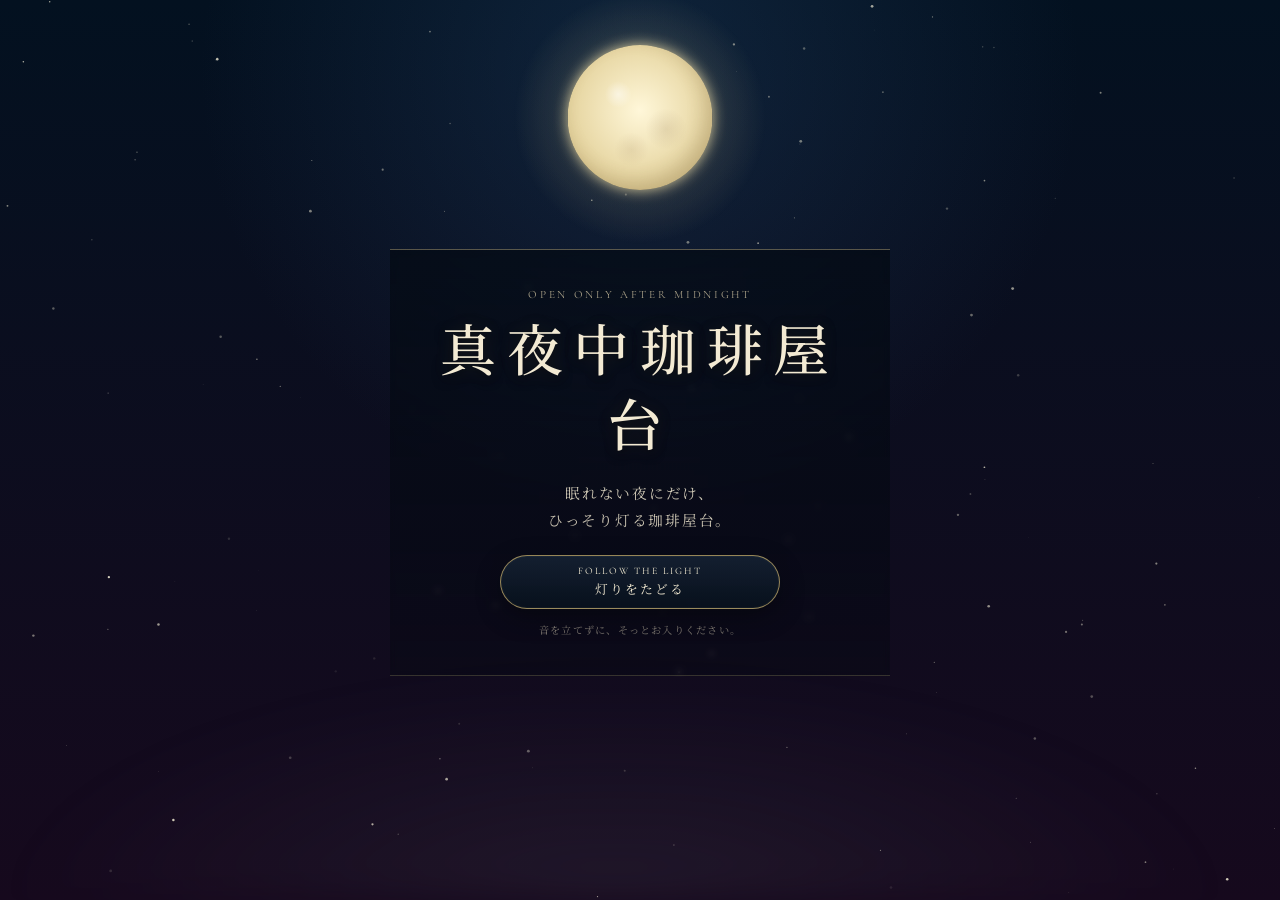
<file: index.html>
<!DOCTYPE html>
<html lang="ja">
<head>
  <meta charset="UTF-8">
  <meta name="viewport" content="width=device-width, initial-scale=1, viewport-fit=cover">
  <meta name="theme-color" content="#06101d">

  <title>真夜中珈琲屋台</title>
  <meta
    name="description"
    content="眠れない夜にだけ現れる、真夜中の珈琲屋台。"
  >

  <link rel="preconnect" href="https://fonts.googleapis.com">
  <link rel="preconnect" href="https://fonts.gstatic.com" crossorigin>
  <link
    href="https://fonts.googleapis.com/css2?family=Cormorant+Garamond:wght@400;500;600&family=Noto+Serif+JP:wght@400;500;600&display=swap"
    rel="stylesheet"
  >

  <link rel="stylesheet" href="./css/opening.css">
</head>

<body>
  <canvas
    id="nightSky"
    class="night-sky"
    aria-hidden="true"
  ></canvas>

  <main class="opening-page">
    <section class="opening-scene" aria-labelledby="openingTitle">

      <div class="moon-wrap">
        <button
          id="moonButton"
          class="moon-button"
          type="button"
          aria-label="月明かりをたどって屋台へ入る"
        >
          <span class="moon" aria-hidden="true"></span>
          <span class="moon-glow" aria-hidden="true"></span>
        </button>
      </div>

      <div class="opening-copy">
        <p class="opening-kicker">OPEN ONLY AFTER MIDNIGHT</p>

        <h1 id="openingTitle">真夜中珈琲屋台</h1>

        <p class="opening-lead">
          眠れない夜にだけ、<br>
          ひっそり灯る珈琲屋台。
        </p>

        <button
          id="enterButton"
          class="enter-button"
          type="button"
        >
          <span class="button-en">FOLLOW THE LIGHT</span>
          <span class="button-ja">灯りをたどる</span>
        </button>

        <p class="opening-note">
          音を立てずに、そっとお入りください。
        </p>
      </div>

      <div class="ground-haze" aria-hidden="true"></div>
    </section>

    <div
      id="openingTransition"
      class="opening-transition"
      aria-hidden="true"
    >
      <p>今夜も、ひとり分だけ席が空いている。</p>
    </div>
  </main>

  <script src="./js/nightSkyEngine.js" defer></script>
  <script src="./js/opening.js" defer></script>
</body>
</html>
</file>
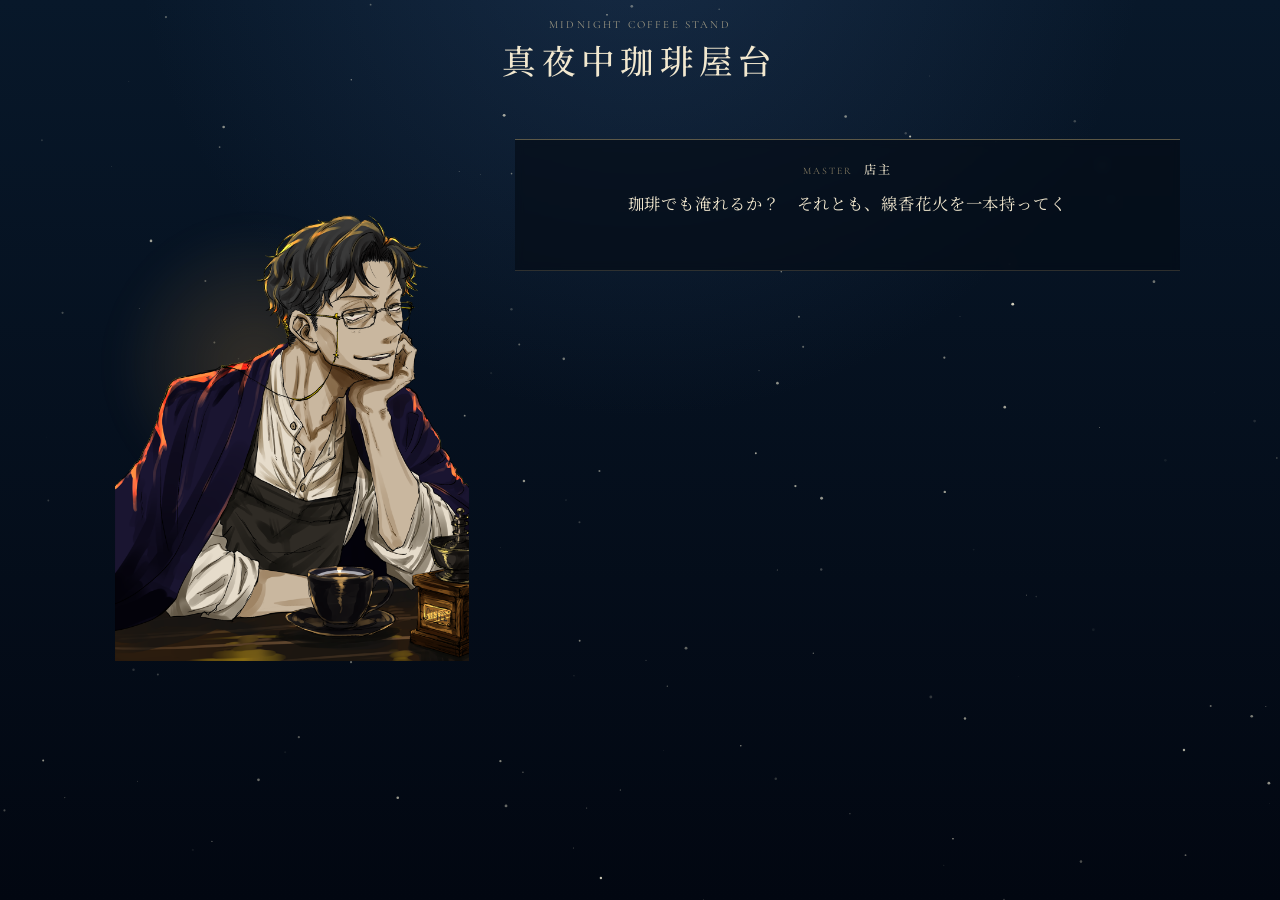
<file: menu/index.html>
<!DOCTYPE html>
<html lang="ja">
<head>
  <meta charset="UTF-8">
  <meta name="viewport" content="width=device-width, initial-scale=1, viewport-fit=cover">
  <meta name="theme-color" content="#06101d">
  <title>今夜のメニュー｜真夜中珈琲屋台</title>
  <link rel="preconnect" href="https://fonts.googleapis.com">
  <link rel="preconnect" href="https://fonts.gstatic.com" crossorigin>
  <link href="https://fonts.googleapis.com/css2?family=Cormorant+Garamond:wght@400;500;600&family=Noto+Serif+JP:wght@400;500;600&display=swap" rel="stylesheet">
  <link rel="stylesheet" href="../css/menu.css">
</head>
<body>
  <canvas id="nightSky" class="night-sky" aria-hidden="true"></canvas>

  <main class="menu-page">
    <header class="menu-header">
      <p>MIDNIGHT COFFEE STAND</p>
      <h1>真夜中珈琲屋台</h1>
    </header>

    <section class="menu-scene">
      <div class="master-stage" aria-hidden="true">
        <div class="lantern-light"></div>
        <img class="master-image" src="../assets/images/master.png" alt="">
        <div class="counter"></div>
      </div>

      <section class="dialogue-area" aria-label="店主との会話">
        <div class="speaker-label"><span>MASTER</span><strong>店主</strong></div>
        <p id="masterDialogue" class="master-dialogue"></p>
      </section>

      <section id="serviceMenu" class="service-menu" aria-labelledby="menuTitle" hidden>
        <header class="service-heading">
          <p>TONIGHT'S MENU</p>
          <h2 id="menuTitle">今夜は、どうする？</h2>
        </header>

        <div class="service-choices">
          <button id="coffeeChoice" class="service-card" type="button">
            <span class="service-paper" aria-hidden="true"></span>
            <span class="service-content">
              <span class="service-icon" aria-hidden="true">☕</span>
              <span class="service-en">TONIGHT'S COFFEE</span>
              <strong>珈琲を淹れてもらう</strong>
              <span class="service-description">今夜の気分から、自分に合う一杯を選ぶ。</span>
            </span>
          </button>

          <button id="sparklerChoice" class="service-card" type="button">
            <span class="service-paper" aria-hidden="true"></span>
            <span class="service-content">
              <span class="service-icon" aria-hidden="true">✦</span>
              <span class="service-en">SUMMER NIGHT</span>
              <strong>線香花火を一本もらう</strong>
              <span class="service-description">店主が選んだ一本を、夜が終わるまで眺める。</span>
            </span>
          </button>
        </div>
      </section>
    </section>

    <div id="menuTransition" class="menu-transition" aria-hidden="true"><p id="transitionText"></p></div>
  </main>

  <script src="../js/nightSkyEngine.js" defer></script>
  <script src="../js/dialogueEngine.js" defer></script>
  <script src="../js/serviceMenu.js" defer></script>
</body>
</html>
</file>
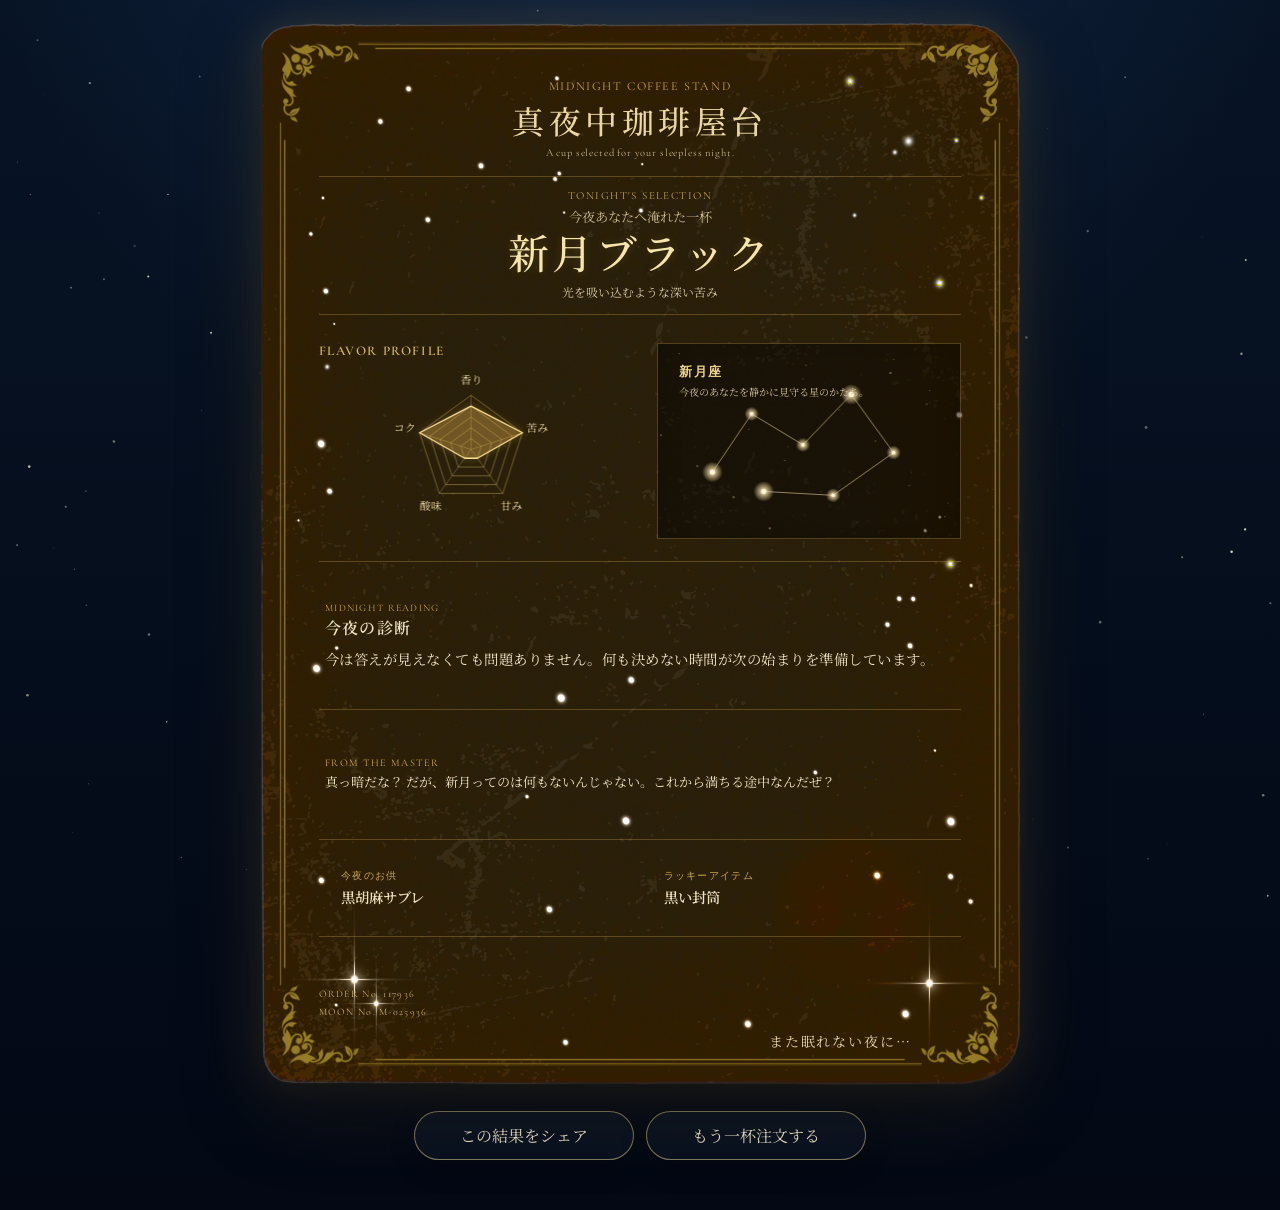
<file: result/index.html>
<!DOCTYPE html>
<html lang="ja">

<head>
  <meta charset="UTF-8">
  <meta name="viewport" content="width=device-width, initial-scale=1, viewport-fit=cover">
  <meta name="theme-color" content="#07101d">

  <title>診断結果｜真夜中珈琲屋台</title>
  <meta name="description" content="真夜中珈琲屋台が、今夜のあなたへ一杯をお届けします。">

  <link rel="preconnect" href="https://fonts.googleapis.com">
  <link rel="preconnect" href="https://fonts.gstatic.com" crossorigin>
  <link
    href="https://fonts.googleapis.com/css2?family=Cormorant+Garamond:wght@400;500;600&family=Noto+Serif+JP:wght@400;500;600&display=swap"
    rel="stylesheet">

  <link rel="stylesheet" href="../css/result.css">
</head>

<body>
  <canvas id="nightSky" class="night-sky" aria-hidden="true"></canvas>

  <main class="result-page">
    <article id="resultCard" class="result-card" aria-labelledby="coffeeName">

      <!-- 画像レイヤー -->
      <div class="card-art" aria-hidden="true">
        <img class="card-layer card-paper" src="../assets/images/card-paper.png" alt="">

        <img class="card-layer coffee-stain" src="../assets/images/coffee-stain.png" alt="">

        <!-- ★ 鵜沢さんの紙片 -->
        <img class="card-layer card-frame" src="../assets/images/frame.png" alt="">
      </div>

      <!-- 文字・Canvasレイヤー -->
      <div class="card-content">

        <header class="card-brand">
          <p class="brand-en">MIDNIGHT COFFEE STAND</p>
          <h1>真夜中珈琲屋台</h1>
          <p class="brand-caption">A cup selected for your sleepless night.</p>
        </header>

        <section class="selection">
          <p class="eyebrow">TONIGHT'S SELECTION</p>
          <p class="selection-label">今夜あなたへ淹れた一杯</p>
          <h2 id="coffeeName">月灯りブレンド</h2>
          <p id="coffeeSubtitle">静かな夜ほど、やわらかく香る一杯。</p>
        </section>

        <section class="visual-grid" aria-label="味わいと星座">
          <div class="flavor-block">
            <h3>FLAVOR PROFILE</h3>
            <canvas id="flavorChart" width="560" height="420" role="img" aria-label="珈琲の味覚チャート"></canvas>
          </div>

          <div class="constellation-block">
            <div class="constellation-copy">
              <h3 id="constellationName">月灯りの星座</h3>
              <p id="constellationText">
                今夜のあなたを静かに見守る星のかたち。
              </p>
            </div>

            <canvas id="starChart" width="560" height="420" role="img" aria-label="診断結果を表す星座"></canvas>
          </div>
        </section>

        <section class="diagnosis-section">
          <p class="section-kicker">MIDNIGHT READING</p>
          <h3>今夜の診断</h3>
          <p id="diagnosis">
            あなたは静かな場所ほど、本来の力を発揮する人です。
            今日は少しだけ、自分を優先しても大丈夫。
          </p>
        </section>

        <section class="master-letter">
          <p class="letter-label">FROM THE MASTER</p>
          <p id="masterComment">
            「君、今日は肩に力が入ってるなぁ？
            一杯飲む間くらい、少し休んでいけばいい。」
          </p>
        </section>

        <section class="gift-grid">
          <div>
            <p class="gift-label">今夜のお供</p>
            <p id="dessert">バウムクーヘン</p>
          </div>

          <div>
            <p class="gift-label">ラッキーアイテム</p>
            <p id="luckyItem">古い万年筆</p>
          </div>
        </section>

        <footer class="card-footer">
          <div class="numbers">
            <p>ORDER No. <span id="orderNumber">000000</span></p>
            <p>MOON No. <span id="moonNumber">M-001000</span></p>
          </div>

          <p class="footer-message">また眠れない夜に…</p>
        </footer>

      </div>
    </article>

    <div class="actions" aria-label="結果ページの操作">

      <div class="action-buttons">

        <button id="shareButton" class="share-button" type="button">
          この結果をシェア
        </button>

        <button id="orderAgainButton" class="order-again-button" type="button">
          もう一杯注文する
        </button>

      </div>

      <p id="shareStatus" class="share-status" role="status" aria-live="polite"></p>

    </div>
  </main>

  <script src="../js/nightSkyEngine.js" defer></script>
  <script src="../js/dataManager.js" defer></script>
  <script src="../js/storageEngine.js" defer></script>
  <script src="../js/cardEngine.js" defer></script>
  <script src="../js/flavorEngine.js" defer></script>
  <script src="../js/constellationEngine.js" defer></script>
  <script src="../js/result.js" defer></script>
</body>

</html>
</file>
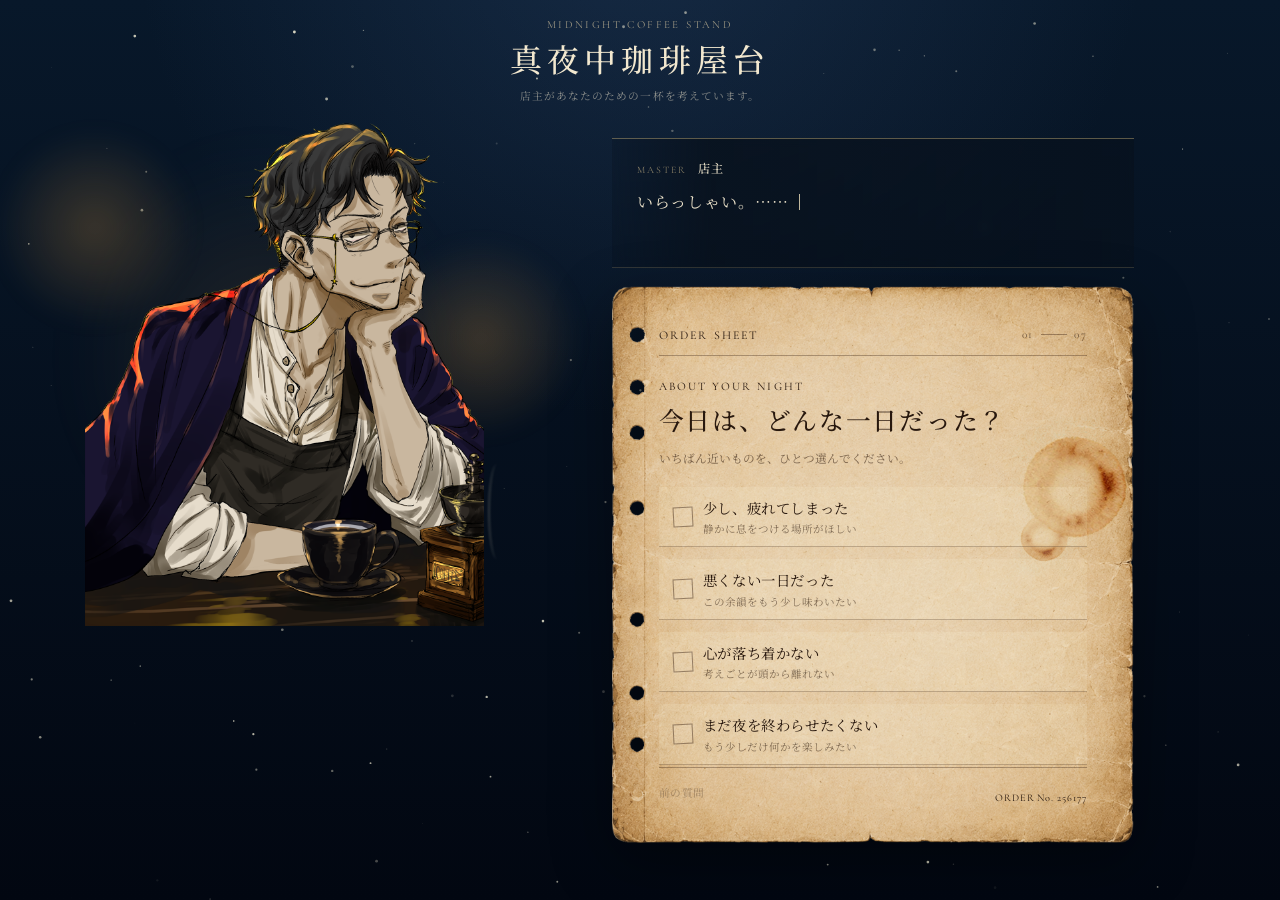
<file: shop/index.html>
<!DOCTYPE html>
<html lang="ja">
<head>
  <meta charset="UTF-8">
  <meta name="viewport" content="width=device-width, initial-scale=1, viewport-fit=cover">
  <meta name="theme-color" content="#06101d">

  <title>今夜の注文｜真夜中珈琲屋台</title>

  <link rel="preconnect" href="https://fonts.googleapis.com">
  <link rel="preconnect" href="https://fonts.gstatic.com" crossorigin>
  <link
    href="https://fonts.googleapis.com/css2?family=Cormorant+Garamond:wght@400;500;600&family=Noto+Serif+JP:wght@400;500;600&display=swap"
    rel="stylesheet"
  >

  <link rel="stylesheet" href="../css/shop.css">
</head>

<body>
  <canvas
    id="nightSky"
    class="night-sky"
    aria-hidden="true"
  ></canvas>

  <main class="shop-page">
    <section class="shop-scene">

      <header class="shop-header">
        <p class="shop-kicker">MIDNIGHT COFFEE STAND</p>
        <h1>真夜中珈琲屋台</h1>
        <p class="shop-status">
          店主があなたのための一杯を考えています。
        </p>
      </header>

      <div class="counter-scene" aria-hidden="true">
        <div class="lantern-glow lantern-glow-left"></div>
        <div class="lantern-glow lantern-glow-right"></div>

        <img
          id="masterImage"
          class="master-image"
          src="../assets/images/master.png"
          alt=""
        >

        <div class="counter"></div>
        <div class="steam steam-one"></div>
        <div class="steam steam-two"></div>
      </div>

      <section class="dialogue-area" aria-label="店主との会話">
        <img
          id="mobileMasterImage"
          class="mobile-master-image"
          src="../assets/images/master.png"
          alt=""
          aria-hidden="true"
        >

        <div class="speaker-label">
          <span>MASTER</span>
          <strong>店主</strong>
        </div>

        <p id="masterDialogue" class="master-dialogue"></p>
      </section>

      <article class="order-card" aria-labelledby="questionTitle">

        <div class="order-art" aria-hidden="true">
          <img
            class="order-layer order-paper"
            src="../assets/images/question-paper.png"
            alt=""
          >
        </div>

        <div class="order-content">
          <header class="order-header">
            <p>ORDER SHEET</p>

            <div class="question-count">
              <span id="questionCurrent">01</span>
              <span class="count-line"></span>
              <span id="questionTotal">05</span>
            </div>
          </header>

          <section class="question-block">
            <p id="questionKicker" class="question-kicker">
              ABOUT YOUR NIGHT
            </p>

            <h2 id="questionTitle">
              今日は、どんな夜だった？
            </h2>

            <p id="questionHint" class="question-hint">
              いちばん近いものを、ひとつ選んでください。
            </p>
          </section>

          <div
            id="answerList"
            class="answer-list"
            role="radiogroup"
            aria-labelledby="questionTitle"
          ></div>

          <footer class="order-footer">
            <button
              id="backButton"
              class="text-button"
              type="button"
              disabled
            >
              前の質問
            </button>

            <p class="order-number">
              ORDER No.
              <span id="temporaryOrderNumber">------</span>
            </p>
          </footer>
        </div>
      </article>

      <p id="questionStatus" class="question-status" aria-live="polite"></p>
    </section>

    <div
      id="brewingTransition"
      class="brewing-transition"
      aria-hidden="true"
    >
      <div class="brewing-cup">
        <span class="cup-steam steam-a"></span>
        <span class="cup-steam steam-b"></span>
        <span class="cup-steam steam-c"></span>
      </div>

      <p id="brewingMessage">
        君に合う一杯を、いま淹れているところだ。
      </p>
    </div>
  </main>

  <script src="../js/nightSkyEngine.js" defer></script>
  <script src="../js/dataManager.js" defer></script>
  <script src="../js/storageEngine.js" defer></script>
  <script src="../js/dialogueEngine.js" defer></script>
  <script src="../js/shop.js" defer></script>
</body>
</html>
</file>
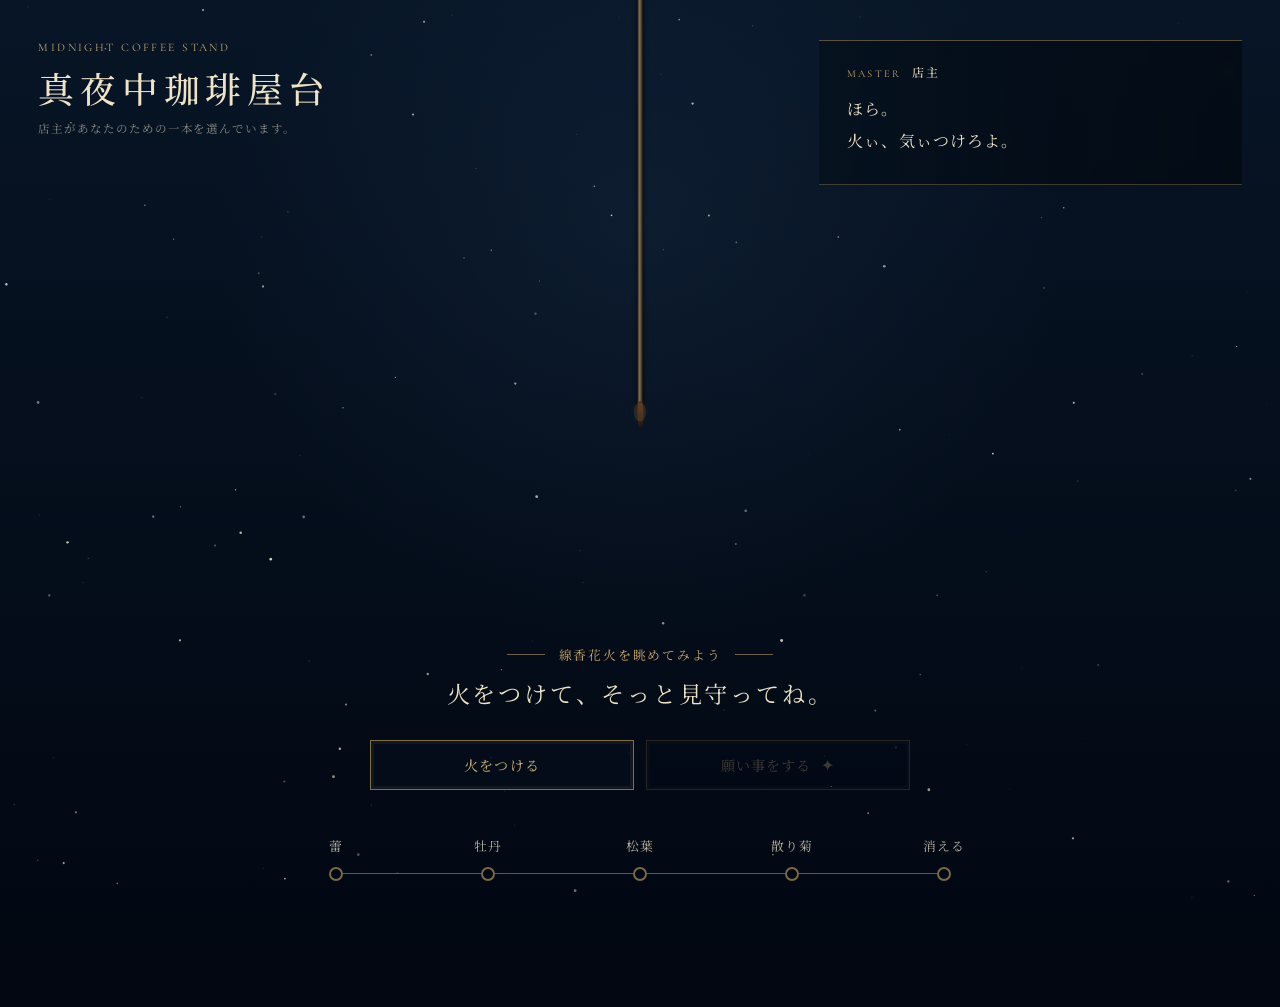
<file: sparkler/index.html>
<!DOCTYPE html>
<html lang="ja">

<head>
  <meta charset="UTF-8">
  <meta name="viewport" content="width=device-width, initial-scale=1, viewport-fit=cover">
  <meta name="theme-color" content="#020711">
  <title>線香花火｜真夜中珈琲屋台</title>

  <link rel="preconnect" href="https://fonts.googleapis.com">
  <link rel="preconnect" href="https://fonts.gstatic.com" crossorigin>
  <link
    href="https://fonts.googleapis.com/css2?family=Cormorant+Garamond:wght@400;500;600&family=Noto+Serif+JP:wght@400;500;600&display=swap"
    rel="stylesheet">
  <link rel="stylesheet" href="../css/sparkler.css">
</head>

<body>
  <canvas id="nightSky" class="night-sky" aria-hidden="true"></canvas>

  <main class="sparkler-page">
    <section class="sparkler-scene" aria-labelledby="sparklerTitle">
      <header class="sparkler-brand">
        <p class="brand-kicker">MIDNIGHT COFFEE STAND</p>
        <h1 id="sparklerTitle">真夜中珈琲屋台</h1>
        <p>店主があなたのための一本を選んでいます。</p>
      </header>

      <section class="master-message" aria-label="店主の言葉">
        <div class="master-label">
          <span>MASTER</span>
          <strong>店主</strong>
        </div>
        <p id="sparklerDialogue">ほら。<br>火ぃ、気ぃつけろよ。</p>
      </section>

      <section class="sparkler-main" aria-label="線香花火">
        <div id="sparklerField" class="sparkler-field" data-stage="waiting">
          <span class="hanging-stick" aria-hidden="true"></span>
          <span class="sparkler-ember" aria-hidden="true"></span>
          <canvas id="sparkCanvas" aria-label="線香花火のアニメーション"></canvas>
        </div>

        <div class="sparkler-guide">
          <p class="guide-kicker">線香花火を眺めてみよう</p>
          <p id="stageLabel" class="stage-label">火をつけて、そっと見守ってね。</p>
        </div>

        <div class="sparkler-actions">
          <button id="lightButton" class="primary-button" type="button">火をつける</button>
          <button id="wishButton" class="wish-button" type="button" disabled>
            <span>願い事をする</span>
            <span class="wish-mark" aria-hidden="true">✦</span>
          </button>
        </div>

        <div id="stageDots" class="stage-progress" aria-label="線香花火の進行">
          <div class="stage-item" data-stage-index="0">
            <span class="stage-name">蕾</span>
            <span class="stage-dot"></span>
          </div>
          <div class="stage-item" data-stage-index="1">
            <span class="stage-name">牡丹</span>
            <span class="stage-dot"></span>
          </div>
          <div class="stage-item" data-stage-index="2">
            <span class="stage-name">松葉</span>
            <span class="stage-dot"></span>
          </div>
          <div class="stage-item" data-stage-index="3">
            <span class="stage-name">散り菊</span>
            <span class="stage-dot"></span>
          </div>
          <div class="stage-item" data-stage-index="4">
            <span class="stage-name">消える</span>
            <span class="stage-dot"></span>
          </div>
        </div>

        <p id="sparklerStatus" class="sparkler-status" role="status" aria-live="polite"></p>
      </section>

      <article id="sparklerResult" class="sparkler-result" hidden>
        <div class="result-paper">
          <p class="result-kicker">TONIGHT'S SPARKLER</p>
          <p id="resultRarity" class="result-rarity">NORMAL</p>
          <h2 id="resultName">牡丹</h2>
          <p id="resultSubtitle" class="result-subtitle"></p>
          <div class="result-rule"></div>
          <p id="resultMessage" class="result-message"></p>
          <p id="resultMaster" class="result-master"></p>
          <dl class="result-details">
            <div>
              <dt>今夜の色</dt>
              <dd id="resultColor"></dd>
            </div>
            <div>
              <dt>持ち帰る言葉</dt>
              <dd id="resultWord"></dd>
            </div>
          </dl>
        </div>

        <div class="result-actions">
          <button id="againButton" type="button">もう一本だけ選ぶ</button>
          <a class="result-return-button" href="../menu/index.html">
            屋台へ戻る
          </a>
        </div>
      </article>
    </section>
  </main>

  <script src="../js/nightSkyEngine.js" defer></script>
  <script src="../js/dialogueEngine.js" defer></script>
  <script src="../js/sparkler.js" defer></script>
</body>

</html>
</file>
<file: css/opening.css>
:root {
  --night-1: #16091d;
  --night-2: #031120;
  --moon: #f2e7bd;
  --gold: #c7ae6f;
}

* {
  box-sizing: border-box;
}

html,
body {
  min-height: 100%;
}

html {
  background: var(--night-1);
}

body {
  min-width: 320px;
  margin: 0;
  overflow: hidden;
  color: #f3ead3;
  background:
    radial-gradient(circle at 50% 8%, rgba(35, 67, 105, .38), transparent 42%),
    linear-gradient(180deg, var(--night-2), var(--night-1));
  font-family: "Noto Serif JP", serif;
}

button {
  color: inherit;
  font: inherit;
}

.night-sky {
  position: fixed;
  inset: 0;
  z-index: 0;
  width: 100%;
  height: 100%;
  pointer-events: none;
}

.opening-page,
.opening-scene {
  width: 100%;
  min-height: 100svh;
}

.opening-page {
  position: relative;
  z-index: 1;
}

.opening-scene {
  position: relative;
  display: grid;
  place-items: center;
  overflow: hidden;
  padding:
    max(24px, env(safe-area-inset-top))
    18px
    max(26px, env(safe-area-inset-bottom));
}

/* Moon */
.moon-wrap {
  position: absolute;
  top: 5%;
  left: 50%;
  z-index: 2;
  transform: translateX(-50%);
}

.moon-button {
  position: relative;
  width: clamp(88px, 12vw, 145px);
  aspect-ratio: 1;
  padding: 0;
  border: 0;
  border-radius: 50%;
  background: transparent;
  cursor: pointer;
}

.moon,
.moon-glow {
  position: absolute;
  inset: 0;
  border-radius: 50%;
}

.moon {
  z-index: 2;
  background:
    radial-gradient(circle at 35% 34%, rgba(255, 255, 255, .5), transparent 10%),
    radial-gradient(circle at 68% 58%, rgba(135, 105, 65, .15), transparent 16%),
    radial-gradient(circle at 44% 72%, rgba(143, 110, 67, .12), transparent 13%),
    radial-gradient(circle at 50% 45%, #fff7d9, #e3d19a 72%, #b99c5d);
  box-shadow:
    inset -7px -8px 18px rgba(80, 56, 23, .2),
    0 0 14px rgba(255, 236, 177, .8);
}

.moon-glow {
  z-index: 1;
  transform: scale(1.85);
  background:
    radial-gradient(circle, rgba(241, 221, 156, .28), transparent 67%);
  animation: moonBreath 4.8s ease-in-out infinite;
}

/* Main title panel */
.opening-copy {
  position: relative;
  z-index: 5;
  width: min(88vw, 500px);
  margin-top: 3vh;
  padding:
    clamp(24px, 4vw, 38px)
    clamp(20px, 4vw, 38px);
  text-align: center;
  background:
    linear-gradient(180deg, rgba(3, 9, 17, .66), rgba(3, 8, 15, .34));
  border-top: 1px solid rgba(222, 201, 143, .38);
  border-bottom: 1px solid rgba(222, 201, 143, .22);
  backdrop-filter: blur(3px);
}

.opening-kicker {
  margin: 0 0 .55rem;
  color: rgba(234, 219, 179, .72);
  font-family: "Cormorant Garamond", serif;
  font-size: clamp(.58rem, 1vw, .7rem);
  letter-spacing: .24em;
}

.opening-copy h1 {
  margin: 0;
  font-size: clamp(1.8rem, 5vw, 3.5rem);
  font-weight: 500;
  line-height: 1.35;
  letter-spacing: .19em;
  text-shadow:
    0 0 18px rgba(219, 193, 126, .12),
    0 3px 12px rgba(0, 0, 0, .6);
}

.opening-lead {
  margin: 1.15rem 0 1.35rem;
  color: rgba(243, 234, 211, .83);
  font-size: clamp(.76rem, 1.4vw, .92rem);
  line-height: 1.85;
  letter-spacing: .12em;
}

/* Enter button */
.enter-button {
  position: relative;
  min-width: min(280px, 78vw);
  padding: 9px 24px 10px;
  overflow: hidden;
  border: 1px solid rgba(207, 181, 111, .72);
  border-radius: 999px;
  color: #f7eed6;
  background:
    linear-gradient(180deg, rgba(21, 35, 52, .88), rgba(8, 18, 30, .9));
  box-shadow:
    0 8px 24px rgba(0, 0, 0, .34),
    inset 0 0 0 1px rgba(255, 255, 255, .03);
  cursor: pointer;
  transition:
    transform .25s ease,
    box-shadow .25s ease,
    background .25s ease;
}

.enter-button::before {
  content: "";
  position: absolute;
  inset: 0;
  transform: translateX(-110%);
  background:
    linear-gradient(
      100deg,
      transparent 30%,
      rgba(255, 255, 255, .14),
      transparent 70%
    );
  transition: transform .6s ease;
}

.enter-button:hover {
  transform: translateY(-2px);
  background:
    linear-gradient(180deg, rgba(31, 49, 69, .93), rgba(11, 24, 39, .94));
  box-shadow:
    0 11px 30px rgba(0, 0, 0, .38),
    0 0 22px rgba(203, 176, 105, .12);
}

.enter-button:hover::before {
  transform: translateX(110%);
}

.enter-button:active {
  transform: translateY(1px);
}

.button-en,
.button-ja {
  position: relative;
  z-index: 1;
  display: block;
}

.button-en {
  font-family: "Cormorant Garamond", serif;
  font-size: .62rem;
  letter-spacing: .2em;
}

.button-ja {
  margin-top: .1rem;
  font-size: .8rem;
  letter-spacing: .15em;
}

.opening-note {
  margin: .85rem 0 0;
  color: rgba(238, 227, 198, .52);
  font-size: .64rem;
  letter-spacing: .12em;
}

/* Low night haze only; old stall/lantern visuals removed. */
.ground-haze {
  position: absolute;
  inset: auto 0 0;
  z-index: 1;
  height: 28%;
  background:
    radial-gradient(
      ellipse at 48% 100%,
      rgba(111, 119, 133, .13),
      transparent 65%
    );
  filter: blur(18px);
}

/* Transition */
.opening-transition {
  position: fixed;
  inset: 0;
  z-index: 50;
  display: grid;
  place-items: center;
  padding: 24px;
  visibility: hidden;
  opacity: 0;
  color: #eee2bf;
  background: #030710;
  transition: opacity .8s ease, visibility 0s linear .8s;
}

.opening-transition.is-active {
  visibility: visible;
  opacity: 1;
  transition: opacity .8s ease;
}

.opening-transition p {
  opacity: 0;
  font-size: clamp(.82rem, 2vw, 1.05rem);
  letter-spacing: .16em;
  transition: opacity .75s ease .45s;
}

.opening-transition.is-active p {
  opacity: .82;
}

@keyframes moonBreath {
  0%,
  100% {
    opacity: .62;
    transform: scale(1.7);
  }

  50% {
    opacity: .95;
    transform: scale(1.95);
  }
}

@media (max-width: 720px) {
  .moon-wrap {
    top: 6%;
  }

  .opening-copy {
    margin-top: 6vh;
  }
}

@media (max-height: 690px) {
  .moon-wrap {
    top: 2%;
  }

  .opening-copy {
    margin-top: 9vh;
    padding-block: 22px;
  }

  .opening-lead {
    margin-block: .9rem 1rem;
  }
}

@media (prefers-reduced-motion: reduce) {
  *,
  *::before,
  *::after {
    animation: none !important;
    transition: none !important;
  }
}
</file>
<file: css/menu.css>
:root {
  --night: #020711;
  --night2: #08182a;
  --paper: #ead9aa;
  --ink: #2a190e;
  --gold: #c2a967
}

* {
  box-sizing: border-box
}

html,
body {
  min-height: 100%;
  margin: 0
}

body {
  min-width: 320px;
  color: #f2e8cf;
  background: radial-gradient(circle at 50% -10%, rgba(49, 79, 119, .35), transparent 43%), linear-gradient(180deg, var(--night2), var(--night));
  font-family: "Noto Serif JP", serif;
  overflow-x: hidden
}

.night-sky {
  position: fixed;
  inset: 0;
  z-index: 0;
  width: 100%;
  height: 100%;
  pointer-events: none
}

.menu-page {
  position: relative;
  z-index: 1;
  min-height: 100svh;
  padding: max(18px, env(safe-area-inset-top)) 14px max(28px, env(safe-area-inset-bottom))
}

.menu-header {
  text-align: center
}

.menu-header p,
.service-heading p,
.service-en,
.speaker-label span {
  font-family: "Cormorant Garamond", serif;
  letter-spacing: .2em
}

.menu-header p {
  margin: 0;
  color: rgba(229, 211, 167, .66);
  font-size: .68rem
}

.menu-header h1 {
  margin: .25rem 0 0;
  font-size: clamp(1.35rem, 3vw, 2.1rem);
  font-weight: 500;
  letter-spacing: .16em
}

.menu-scene {
  position: relative;
  width: min(100%, 1080px);
  margin: 20px auto 0;
  display: grid;
  grid-template-columns: minmax(240px, .78fr) minmax(460px, 1.35fr);
  grid-template-rows: auto 1fr;
  gap: 16px 30px
}

.master-stage {
  position: relative;
  grid-row: 1/3;
  min-height: 590px;
  overflow: hidden
}

.master-image {
  position: absolute;
  z-index: 3;
  left: 4%;
  bottom: 6%;
  max-width: 92%;
  max-height: 91%;
  object-fit: contain;
  object-position: bottom center
}

.master-image[src=""],
.master-image:not([src]) {
  display: none
}

.master-fallback {
  position: absolute;
  left: 24%;
  bottom: 17%;
  z-index: 2;
  width: 48%;
  height: 58%;
  border-radius: 46% 46% 10% 10%;
  background: linear-gradient(90deg, #121318, #28211d, #0c0e12);
  opacity: .82
}

.lantern-light {
  position: absolute;
  left: 0;
  top: 18%;
  width: 80%;
  aspect-ratio: 1;
  border-radius: 50%;
  background: radial-gradient(circle, rgba(219, 155, 68, .22), transparent 65%);
  filter: blur(14px)
}

.dialogue-area {
  align-self: end;
  min-height: 130px;
  padding: 20px 25px;
  border-top: 1px solid rgba(211, 187, 127, .42);
  border-bottom: 1px solid rgba(211, 187, 127, .2);
  background: rgba(5, 13, 23, .68);
  backdrop-filter: blur(4px)
}

.speaker-label {
  display: flex;
  gap: .7rem;
  align-items: baseline;
  margin-bottom: .7rem
}

.speaker-label span {
  color: rgba(211, 191, 141, .62);
  font-size: .62rem
}

.speaker-label strong {
  font-size: .76rem;
  font-weight: 500;
  letter-spacing: .12em
}

.master-dialogue {
  min-height: 3.8em;
  margin: 0;
  font-size: clamp(.84rem, 1.5vw, 1.02rem);
  line-height: 1.95;
  letter-spacing: .055em
}

.service-menu {
  align-self: start;
  padding: 23px 0 0
}

.service-menu[hidden] {
  display: none
}

.service-heading {
  text-align: center;
  margin-bottom: 16px
}

.service-heading p {
  margin: 0 0 5px;
  color: rgba(224, 207, 165, .7);
  font-size: .67rem
}

.service-heading h2 {
  margin: 0;
  font-size: 1.08rem;
  font-weight: 500;
  letter-spacing: .12em
}

.service-choices {
  display: grid;
  grid-template-columns: 1fr 1fr;
  gap: 15px
}

.service-card {
  position: relative;
  aspect-ratio: 2 / 1;
  padding: 0;
  overflow: hidden;
  border: 0;
  color: var(--ink);
  background: transparent;
  cursor: pointer;
  filter: drop-shadow(0 12px 19px rgba(0, 0, 0, .38));
  transition: transform .25s ease, filter .25s ease
}

.service-card:hover,
.service-card:focus-visible {
  transform: translateY(-4px);
  filter: drop-shadow(0 17px 25px rgba(0, 0, 0, .46));
  outline: 1px solid rgba(217, 193, 132, .65);
  outline-offset: 3px
}

.service-card.is-selected {
  transform: translateY(-3px) scale(.985)
}

.service-paper {
  position: absolute;
  inset: 0;
  background-image: url("../assets/images/menu-paper.png");
  background-size: 100% 100%;
  background-position: center
}

.service-content {
  position: absolute;
  inset: 0;
  display: flex;
  flex-direction: column;
  align-items: center;
  justify-content: center;
  padding: 9%;
  text-align: center
}

.service-icon {
  font-size: 1.35rem;
  margin-bottom: 4px
}

.service-en {
  font-size: .64rem;
  margin-bottom: 7px
}

.service-content strong {
  font-size: clamp(.82rem, 1.45vw, 1.05rem);
  font-weight: 500;
  letter-spacing: .07em
}

.service-description {
  margin-top: 9px;
  font-size: clamp(.58rem, 1vw, .72rem);
  line-height: 1.65
}

.menu-transition {
  position: fixed;
  inset: 0;
  z-index: 40;
  display: grid;
  place-items: center;
  padding: 24px;
  visibility: hidden;
  opacity: 0;
  background: #030710;
  color: #efe3c1;
  transition: opacity .65s ease, visibility 0s linear .65s
}

.menu-transition.is-active {
  visibility: visible;
  opacity: 1;
  transition: opacity .65s ease
}

.menu-transition p {
  font-size: clamp(.8rem, 1.7vw, 1rem);
  letter-spacing: .13em;
  text-align: center
}

@media(max-width:820px) {
  .menu-scene {
    display: flex;
    flex-direction: column
  }

  .master-stage {
    min-height: 240px
  }

  .master-image {
    left: 27%;
    max-width: 48%;
    max-height: 100%
  }

  .master-fallback {
    left: 39%;
    bottom: 12%;
    width: 23%;
    height: 76%
  }

  .dialogue-area {
    min-height: 112px
  }

  .service-menu {
    padding-top: 3px
  }
}

@media(max-width:560px) {
  .menu-page {
    padding-inline: 8px
  }

  .master-stage {
    min-height: 180px
  }

  .dialogue-area {
    padding: 16px 18px
  }

  .service-choices {
    grid-template-columns: 1fr;
    gap: 11px
  }

  .service-card {
    aspect-ratio: 12/5.7
  }

  .service-description {
    margin-top: 5px
  }
}

@media(prefers-reduced-motion:reduce) {
  * {
    animation: none !important;
    transition: none !important
  }
}


/* ===== Mobile alignment fix 2026-08-04 ===== */
.master-fallback {
  display: none !important;
}

.dialogue-area {
  text-align: center;
}

.speaker-label {
  justify-content: center;
}

.master-dialogue {
  width: 100%;
  text-align: center;
  overflow-wrap: anywhere;
}

@media (max-width: 820px) {
  .menu-page {
    padding-inline: 12px;
  }

  .menu-scene {
    width: min(100%, 680px);
    margin-top: 14px;
    gap: 14px;
  }

  .master-stage {
    width: 100%;
    min-height: 230px;
  }

  .master-image {
    left: 50%;
    bottom: 5%;
    max-width: min(54%, 260px);
    max-height: 94%;
    transform: translateX(-50%);
  }

  .counter {
    display: none !important;
  }

  .dialogue-area {
    width: 100%;
    min-height: 118px;
    padding: 18px 20px;
    align-self: stretch;
  }

  .service-menu {
    width: 100%;
    padding-top: 10px;
  }

  .service-heading {
    margin-bottom: 14px;
  }

  .service-choices {
    grid-template-columns: repeat(2, minmax(0, 1fr));
    gap: 10px;
  }

  .service-card {
    min-height: 142px;
    aspect-ratio: auto;
  }

  .service-content {
    padding: 14px 8px 12px;
  }

  .service-icon {
    margin-bottom: 2px;
    font-size: 1.05rem;
  }

  .service-en {
    margin-bottom: 5px;
    font-size: .52rem;
    letter-spacing: .11em;
  }

  .service-content strong {
    font-size: clamp(.68rem, 3.1vw, .86rem);
    line-height: 1.5;
  }

  .service-description {
    margin-top: 5px;
    font-size: clamp(.5rem, 2.35vw, .63rem);
    line-height: 1.5;
  }
}

@media (max-width: 420px) {
  .menu-page {
    padding-inline: 7px;
  }

  .menu-header h1 {
    font-size: 1.28rem;
  }

  .master-stage {
    min-height: 205px;
  }

  .dialogue-area {
    padding: 16px 12px;
  }

  .master-dialogue {
    font-size: .79rem;
    line-height: 1.9;
  }

  .service-heading h2 {
    font-size: 1rem;
  }

  .service-card {
    min-height: 134px;
  }
}

/* ==================================================
   店内メニュー：スマホ表示・最終修正
================================================== */

@media (max-width: 700px) {

  /* 店主の台詞欄を中央へ */
  .master-message,
  .dialogue-area,
  .menu-dialogue {
    position: relative !important;
    inset: auto !important;

    width: calc(100% - 28px) !important;
    max-width: 680px !important;

    margin: 18px auto 22px !important;
    padding: 20px 18px !important;

    text-align: center !important;
    direction: ltr !important;
    writing-mode: horizontal-tb !important;
  }

  .master-label,
  .speaker-label {
    display: flex !important;
    justify-content: center !important;
    align-items: baseline !important;
    gap: 10px !important;

    width: 100% !important;
    margin: 0 auto 12px !important;
    text-align: center !important;
  }

  .master-message p,
  .master-dialogue,
  #masterDialogue {
    width: 100% !important;
    max-width: none !important;
    margin: 0 auto !important;

    text-align: center !important;
    line-height: 2 !important;
    overflow-wrap: anywhere !important;
    word-break: normal !important;
  }

  /* 「今夜はどうする？」を中央へ */
  .service-menu,
  .menu-selection {
    width: calc(100% - 28px) !important;
    margin: 0 auto !important;
  }

  .service-menu__header,
  .menu-selection__header {
    width: 100% !important;
    margin: 0 auto 14px !important;
    text-align: center !important;
  }

  /* 2枚のメニュー札を横並びに固定 */
  .service-menu__choices,
  .menu-choices {
    display: grid !important;
    grid-template-columns: repeat(2, minmax(0, 1fr)) !important;
    gap: 8px !important;

    width: 100% !important;
    margin: 0 auto !important;
  }

  .service-card,
  .menu-card {
    width: 100% !important;
    min-width: 0 !important;
    aspect-ratio: 12 / 7 !important;
    margin: 0 !important;
  }

  .service-card__content,
  .menu-card__content {
    padding: 8% 5% !important;
  }

  .service-card__en,
  .menu-card__en {
    margin-bottom: 5px !important;
    font-size: clamp(0.44rem, 2.25vw, 0.61rem) !important;
    letter-spacing: 0.11em !important;
    white-space: nowrap !important;
  }

  .service-card strong,
  .menu-card strong {
    font-size: clamp(0.61rem, 3vw, 0.8rem) !important;
    line-height: 1.55 !important;
    letter-spacing: 0.03em !important;
  }

  .service-card__description,
  .menu-card__description {
    margin-top: 5px !important;
    font-size: clamp(0.43rem, 2.1vw, 0.57rem) !important;
    line-height: 1.45 !important;

    display: -webkit-box !important;
    -webkit-box-orient: vertical !important;
    -webkit-line-clamp: 2 !important;
    overflow: hidden !important;
  }
}

@media(max-width:560px) {

  /* =========================
     ページ全体
  ========================= */

  .menu-page {
    padding-inline: 10px;
  }


  /* =========================
     ロゴを小さく
  ========================= */

  .menu-header {
    margin-bottom: 4px;
  }

  .menu-header p {
    font-size: .48rem;
    letter-spacing: .18em;
  }

  .menu-header h1 {
    margin: .15rem 0 0;
    font-size: 1.15rem;
    letter-spacing: .13em;
  }


  /* =========================
     鵜沢さんを大きく
  ========================= */

  .master-stage {
    min-height: 245px;
  }

  .master-image {
    left: 50%;
    bottom: 0;

    width: auto;
    max-width: 72%;
    max-height: 100%;

    transform: translateX(-50%);
    object-fit: contain;
    object-position: bottom center;
  }


  /* =========================
     セリフ欄を少し大きく
  ========================= */

  .dialogue-area {
    width: 100%;
    min-height: 130px;

    margin: 4px auto 8px;
    padding: 18px 18px;

    text-align: center;
  }

  .speaker-label {
    justify-content: center;
    margin-bottom: 10px;
  }

  .speaker-label span {
    font-size: .58rem;
  }

  .speaker-label strong {
    font-size: .78rem;
  }

  .master-dialogue {
    min-height: 3.8em;

    font-size: .92rem;
    line-height: 2;
    letter-spacing: .045em;

    text-align: center;
  }


  /* =========================
     メニュー全体を小さく
  ========================= */

  .service-menu {
    width: 92%;
    margin: 0 auto;
    padding-top: 5px;
  }

  .service-heading {
    margin-bottom: 9px;
  }

  .service-heading p {
    font-size: .52rem;
  }

  .service-heading h2 {
    font-size: .9rem;
  }


  /* =========================
     2枚は横並び
  ========================= */

  .service-choices {
    display: grid;
    grid-template-columns: 1fr 1fr;
    gap: 7px;

    width: 100%;
    margin: 0 auto;
  }


  /* =========================
     選択札を小さく
  ========================= */

  .service-card {
    width: 100%;
    aspect-ratio: 12 / 7;
  }

  .service-content {
    padding: 6%;
  }

  .service-icon {
    margin-bottom: 2px;
    font-size: .9rem;
  }

  .service-en {
    margin-bottom: 4px;

    font-size: .42rem;
    letter-spacing: .11em;
  }

  .service-content strong {
    font-size: .65rem;
    line-height: 1.45;
    letter-spacing: .025em;
  }

  .service-description {
    margin-top: 4px;

    font-size: .46rem;
    line-height: 1.45;
  }

  .service-description {
    display: none;
  }

  /* ========================================
   スマホ：鵜沢さんを大きく・札を薄く
  ======================================== */

  /* 鵜沢さんの表示領域を大きく */
  .master-stage {
    min-height: 290px;
  }

  /* 鵜沢さん本人も大きく */
  .master-image {
    left: 50%;
    bottom: 0;

    width: auto;
    max-width: 82%;
    max-height: 100%;

    transform: translateX(-50%);
    object-fit: contain;
    object-position: bottom center;
  }


  /* 「今夜はどうする？」周辺を詰める */
  .service-menu {
    width: 90%;
    margin: 0 auto;
    padding-top: 2px;
  }

  .service-heading {
    margin-bottom: 6px;
  }

  .service-heading p {
    margin-bottom: 2px;
  }

  .service-heading h2 {
    font-size: .86rem;
  }


  /* 札を横長・薄型にする */
  .service-card {
    aspect-ratio: 2.35 / 1;
  }


  /* 札内部の上下余白を減らす */
  .service-content {
    padding: 4% 5%;
  }

  .service-icon {
    margin-bottom: 1px;
    font-size: .85rem;
  }

  .service-en {
    margin-bottom: 2px;
    font-size: .4rem;
  }

  /* メイン文字は読めるサイズを維持 */
  .service-content strong {
    font-size: .66rem;
    line-height: 1.35;
  }

  /* 説明文はスマホでは非表示 */
  .service-description {
    display: none;
  }
}
/* ========================================
   PC版：セリフ＋選択メニューを少し下げる
======================================== */

@media (min-width: 821px) {

  /* 店主のセリフ */
  .dialogue-area {
    transform: translateY(35px);
  }

  /* 「今夜はどうする？」＋選択ボタン */
  .service-menu {
    transform: translateY(35px);
  }

}
</file>
<file: css/result.css>
:root {
  --night-1: #030814;
  --night-2: #071426;
  --ink: #27180e;
  --paper-line: rgba(53, 31, 16, .42);
  --card-max-width: 760px;
  --card-aspect-ratio: 5 / 7;
}

* {
  box-sizing: border-box;
}

html {
  min-height: 100%;
  background: var(--night-1);
}

body {
  min-width: 320px;
  min-height: 100%;
  margin: 0;
  color: #fff;
  background:
    radial-gradient(circle at 50% -10%,
      rgba(46, 77, 126, .33),
      transparent 44%),
    linear-gradient(180deg, var(--night-2), var(--night-1));
  font-family: "Noto Serif JP", serif;
  overflow-x: hidden;
}

button {
  font: inherit;
}

.night-sky {
  position: fixed;
  inset: 0;
  z-index: 0;
  width: 100%;
  height: 100%;
  pointer-events: none;
}

.result-page {
  position: relative;
  z-index: 1;
  width: 100%;
  padding:
    max(22px, env(safe-area-inset-top)) 10px max(34px, env(safe-area-inset-bottom));
}

/* =========================
   カード本体
========================= */

.result-card {
  position: relative;
  width: min(100%, var(--card-max-width));
  aspect-ratio: var(--card-aspect-ratio);
  margin: 0 auto;
  overflow: hidden;
  color: var(--ink);
  isolation: isolate;
  filter: drop-shadow(0 24px 40px rgba(0, 0, 0, .48));
}

/* =========================
   画像レイヤー
========================= */

.card-art,
.card-layer {
  position: absolute;
  inset: 0;
  width: 100%;
  height: 100%;
}

.card-art {
  z-index: 0;
  overflow: hidden;
  pointer-events: none;
  user-select: none;
}

.card-layer {
  display: block;
  object-fit: fill;
}

/*
  推奨レイヤー順
  1. 紙
  2. コーヒー染み
  3. 枠・飾り
*/
.card-paper {
  z-index: 1;
}

.coffee-stain {
  z-index: 2;
}

.card-frame {
  z-index: 3;
}

/* =========================
   文字・Canvas
========================= */

.card-content {
  position: absolute;
  inset: 0;
  z-index: 10;

  display: grid;
  grid-template-rows:
    11.5% 14% 25% 15% 13% 10% 11.5%;

  padding: 5.4% 7.7% 4.6%;
}

.card-content>* {
  min-width: 0;
}

.card-brand {
  display: flex;
  flex-direction: column;
  align-items: center;
  justify-content: center;
  border-bottom: 1px solid var(--paper-line);
  text-align: center;
}

.brand-en,
.eyebrow,
.section-kicker,
.letter-label,
.gift-label,
.numbers {
  font-family: "Cormorant Garamond", serif;
  letter-spacing: .13em;
}

.brand-en {
  margin: 0 0 .25em;
  font-size: clamp(.45rem, 1.25vw, .76rem);
}

.card-brand h1 {
  margin: 0;
  font-size: clamp(1rem, 3.25vw, 2rem);
  font-weight: 500;
  letter-spacing: .14em;
}

.brand-caption {
  margin: .35em 0 0;
  font-family: "Cormorant Garamond", serif;
  font-size: clamp(.4rem, 1.05vw, .66rem);
  letter-spacing: .08em;
}

.selection {
  display: flex;
  flex-direction: column;
  align-items: center;
  justify-content: center;
  border-bottom: 1px solid var(--paper-line);
  text-align: center;
}

.eyebrow {
  margin: 0;
  font-size: clamp(.42rem, 1.05vw, .68rem);
}

.selection-label {
  margin: .35em 0 .22em;
  font-size: clamp(.53rem, 1.35vw, .83rem);
}

.selection h2 {
  max-width: 100%;
  margin: 0;
  font-size: clamp(1.1rem, 4.15vw, 2.55rem);
  font-weight: 500;
  letter-spacing: .08em;
  line-height: 1.2;
  text-wrap: balance;
}

.selection>p:last-child {
  margin: .45em 0 0;
  font-size: clamp(.46rem, 1.15vw, .74rem);
  line-height: 1.6;
}

.visual-grid {
  display: grid;
  grid-template-columns: 1fr 1fr;
  gap: 5.2%;
  padding: 4.4% 0 3.4%;
  border-bottom: 1px solid var(--paper-line);
}

.flavor-block,
.constellation-block {
  min-height: 0;
}

.flavor-block h3,
.constellation-block h3 {
  margin: 0;
  font-family: "Cormorant Garamond", serif;
  font-size: clamp(.48rem, 1.35vw, .83rem);
  font-weight: 600;
  letter-spacing: .12em;
}

.flavor-block {
  display: flex;
  flex-direction: column;
}

#flavorChart {
  width: 100%;
  height: calc(100% - 1.3rem);
  display: block;
}

.constellation-block {
  position: relative;
  display: flex;
  flex-direction: column;
  padding: 6% 7%;
  color: #eadbb7;
  background: rgba(16, 15, 17, .92);
}

.constellation-copy {
  position: relative;
  z-index: 2;
}

.constellation-copy p {
  margin: .35em 0 0;
  font-size: clamp(.4rem, 1vw, .63rem);
  line-height: 1.55;
}

#starChart {
  position: absolute;
  inset: 0;
  z-index: 1;
  width: 100%;
  height: 100%;
  display: block;
}

.diagnosis-section {
  display: flex;
  flex-direction: column;
  justify-content: center;
  padding: 3.5% 1% 3%;
  border-bottom: 1px solid var(--paper-line);
}

.section-kicker {
  margin: 0 0 .25em;
  font-size: clamp(.4rem, .95vw, .62rem);
}

.diagnosis-section h3 {
  margin: 0 0 .45em;
  font-size: clamp(.7rem, 1.65vw, 1rem);
  font-weight: 600;
  letter-spacing: .08em;
}

.diagnosis-section p:last-child {
  margin: 0;
  font-size: clamp(.55rem, 1.45vw, .9rem);
  line-height: 1.85;
  letter-spacing: .035em;
}

/* ========================================
   NORMAL：FROM THE MASTER 紙片
======================================== */

.master-letter {
  position: relative;

  align-self: center;

  width: 95%;
  height: 100%;
  margin: 0 auto;

  display: flex;
  flex-direction: column;
  justify-content: center;
  align-items: flex-start;

  /* 破れた端から文字を離す */
  padding:
    0 clamp(38px, 6vw, 64px);

  /* 旧背景を削除 */
  background: none;
  border: 0;
  box-shadow: none;
  transform: none;

  z-index: 1;
  overflow: visible;
}


/* 紙片PNG */
.master-letter::before {
  content: "";

  position: absolute;

  left: 50%;
  top: 50%;

  width: 100%;
  height: auto;

  /* 作った1800×320pxの紙片 */
  aspect-ratio: 1800 / 320;

  transform: translate(-50%, -50%);

  background-image:
    url("../assets/images/master-note-normal.png");

  background-repeat: no-repeat;
  background-position: center;
  background-size: 100% auto;

  z-index: -1;

  pointer-events: none;
}


/* 旧破れ線は使用しない */
.master-letter::after {
  content: none;
  display: none;
}

.letter-label {
  margin: 0 0 .25em;
  font-size: clamp(.42rem, .95vw, .61rem);
}

.master-letter p:last-child {
  margin: 0;
  font-size: clamp(.53rem, 1.35vw, .84rem);
  line-height: 1.75;
}

.gift-grid {
  display: grid;
  grid-template-columns: 1fr 1fr;
  align-items: center;
  border-top: 1px solid rgba(53, 31, 16, .18);
  border-bottom: 1px solid var(--paper-line);
}

.gift-grid>div {
  padding: 0 7%;
}

.gift-grid>div+div {
  border-left: 1px solid var(--paper-line);
}

.gift-label {
  margin: 0 0 .35em;
  font-size: clamp(.43rem, 1vw, .64rem);
}

.gift-grid p:last-child {
  margin: 0;
  font-size: clamp(.57rem, 1.45vw, .9rem);
  font-weight: 600;
}

.card-footer {
  display: grid;
  grid-template-columns: 1.25fr 1fr;
  align-items: end;
  gap: 4%;
  padding-top: 3%;
}

.numbers {
  align-self: center;
  font-size: clamp(.42rem, .95vw, .62rem);
  line-height: 1.75;
}

.numbers p {
  margin: 0;
}

/* ========================================
   SECRET：フッターメッセージ位置調整
======================================== */

.footer-message {
  position: relative;
  right: 50px;

  margin: 0;
  text-align: right;
  font-size: clamp(.56rem, 1.4vw, .88rem);
  letter-spacing: .13em;
}

/* =========================
   共有ボタン
========================= */

/* ========================================
   結果ページ 操作ボタン
======================================== */

.action-buttons {
  display: flex;
  justify-content: center;
  align-items: center;
  gap: 12px;
}


/* 共有・もう一杯 共通 */
.share-button,
.order-again-button {
  min-width: 220px;
  min-height: 48px;

  padding: 12px 22px;

  border: 1px solid rgba(218, 198, 143, .6);
  border-radius: 999px;

  color: #f6edd4;
  background: rgba(11, 20, 35, .8);

  box-shadow:
    0 8px 24px rgba(0, 0, 0, .25);

  cursor: pointer;

  transition:
    transform .2s ease,
    background .2s ease,
    border-color .2s ease;
}


.share-button:hover,
.order-again-button:hover {
  transform: translateY(-1px);

  background:
    rgba(20, 34, 54, .94);

  border-color:
    rgba(230, 207, 145, .9);
}


.share-button:active,
.order-again-button:active {
  transform: translateY(1px);
}


/* ========================================
   スマホ
======================================== */

@media (max-width: 560px) {

  .action-buttons {
    gap: 8px;
  }

  .share-button,
  .order-again-button {
    min-width: 0;
    flex: 1;

    min-height: 44px;

    padding: 10px 8px;

    font-size: .78rem;
  }
}

/* =========================
   スマホ
========================= */

@media (max-width: 420px) {
  .result-page {
    padding-inline: 7px;
  }

  .result-card {
    width: 100%;
  }

  .card-content {
    padding-inline: 7.2%;
  }

  .actions {
    margin-top: 14px;
  }
}

@media (prefers-reduced-motion: reduce) {

  *,
  *::before,
  *::after {
    scroll-behavior: auto !important;
    animation: none !important;
    transition: none !important;
  }
}


/* Version 9: card reveal and rarity effects */
.result-card {
  opacity: 0;
  transform: translateY(-4%) scale(.985);
}

.result-card.is-ready {
  animation: midnight-card-print 1.15s cubic-bezier(.2, .8, .2, 1) forwards;
}

.result-card.is-ready .coffee-stain {
  animation: midnight-stain .7s .62s both;
}

.result-card.is-ready .card-frame {
  animation: midnight-stamp .42s .82s both;
}

.result-card[data-rarity="rare"] {
  filter: drop-shadow(0 24px 40px rgba(0, 0, 0, .48)) drop-shadow(0 0 18px rgba(220, 190, 112, .20));
}

.result-card[data-rarity="secret"] {
  color: #efe2c2;

  filter:
    drop-shadow(0 24px 40px rgba(0, 0, 0, .52))
    drop-shadow(0 0 18px rgba(226, 198, 128, .24))
    drop-shadow(0 0 38px rgba(190, 205, 235, .12));
}

.result-card[data-effect="gold-dust"]::after,
.result-card[data-effect="moon-drop"]::after,
.result-card[data-effect="silver-script"]::after {
  content: "";
  position: absolute;
  inset: 0;
  z-index: 12;
  pointer-events: none;
  opacity: .44;
  background-image: radial-gradient(circle at 18% 22%, rgba(255, 239, 177, .9) 0 1px, transparent 1.7px), radial-gradient(circle at 78% 34%, rgba(255, 249, 221, .8) 0 1.2px, transparent 2px), radial-gradient(circle at 63% 78%, rgba(255, 238, 176, .72) 0 1px, transparent 1.8px);
  background-size: 83px 91px, 117px 103px, 71px 79px;
  animation: midnight-dust 3.8s ease-in-out infinite alternate;
}

@keyframes midnight-card-print {
  0% {
    opacity: 0;
    transform: translateY(-5%) scale(.985)
  }

  65% {
    opacity: 1;
    transform: translateY(.7%) scale(1)
  }

  100% {
    opacity: 1;
    transform: none
  }
}

@keyframes midnight-stain {
  from {
    opacity: 0;
    filter: blur(5px);
    transform: scale(.96)
  }

  to {
    opacity: 1;
    filter: none;
    transform: none
  }
}

@keyframes midnight-stamp {
  0% {
    opacity: 0;
    transform: scale(1.025)
  }

  70% {
    opacity: 1;
    transform: scale(.995)
  }

  100% {
    opacity: 1;
    transform: none
  }
}

@keyframes midnight-dust {
  from {
    opacity: .22;
    transform: translateY(0)
  }

  to {
    opacity: .52;
    transform: translateY(-3px)
  }
}

@media (prefers-reduced-motion: reduce) {

  .result-card,
  .result-card.is-ready,
  .result-card.is-ready .coffee-stain,
  .result-card.is-ready .card-frame,
  .result-card::after {
    animation: none !important;
    opacity: 1;
    transform: none;
  }
}

/* ========================================
   RARE CARD THEME
======================================== */


/* ----------------------------------------
   RAREカード背景
---------------------------------------- */

.result-card[data-rarity="rare"] .card-paper {
  content: url("../assets/images/card-rare.png");
}


/* RARE画像自体に装飾が入っているため非表示 */
.result-card[data-rarity="rare"] .coffee-stain,
.result-card[data-rarity="rare"] .card-frame {
  display: none;
}


/* ----------------------------------------
   カード全体
---------------------------------------- */

.result-card[data-rarity="rare"] {
  color: #f2e6c8;

  filter:
    drop-shadow(0 24px 40px rgba(0, 0, 0, .48)) drop-shadow(0 0 18px rgba(220, 190, 112, .20));
}


/* ----------------------------------------
   タイトル
---------------------------------------- */

.result-card[data-rarity="rare"] #coffeeName {
  color: #f6e5ad;

  text-shadow:
    0 0 10px rgba(221, 185, 92, .18);
}

.result-card[data-rarity="rare"] #coffeeSubtitle {
  color: #d8c9a6;
}

.result-card[data-rarity="rare"] .card-brand h1 {
  color: #ead7a4;
}


/* ----------------------------------------
   英字・小見出し
---------------------------------------- */

.result-card[data-rarity="rare"] .brand-en,
.result-card[data-rarity="rare"] .eyebrow,
.result-card[data-rarity="rare"] .section-kicker,
.result-card[data-rarity="rare"] .letter-label,
.result-card[data-rarity="rare"] .gift-label {
  color: #caa64f;
}

.result-card[data-rarity="rare"] .brand-caption,
.result-card[data-rarity="rare"] .selection-label {
  color: #c9b991;
}


/* ----------------------------------------
   区切り線
---------------------------------------- */

.result-card[data-rarity="rare"] .card-brand,
.result-card[data-rarity="rare"] .selection,
.result-card[data-rarity="rare"] .visual-grid,
.result-card[data-rarity="rare"] .diagnosis-section,
.result-card[data-rarity="rare"] .gift-grid,
.result-card[data-rarity="rare"] .card-footer {
  border-color: rgba(202, 166, 79, .32);
}


/* ----------------------------------------
   FLAVOR PROFILE
---------------------------------------- */

.result-card[data-rarity="rare"] .flavor-block h3 {
  color: #d8bb71;
}


/* ----------------------------------------
   星座エリア
---------------------------------------- */

.result-card[data-rarity="rare"] .constellation-block {
  background: rgba(8, 6, 4, .48);

  border: 1px solid rgba(202, 166, 79, .32);

  box-shadow:
    inset 0 0 24px rgba(0, 0, 0, .18);
}

.result-card[data-rarity="rare"] #constellationName {
  color: #ead08b;
}

.result-card[data-rarity="rare"] #constellationText {
  color: #d2c39e;
}


/* ----------------------------------------
   診断
---------------------------------------- */

.result-card[data-rarity="rare"] .diagnosis-section,
.result-card[data-rarity="rare"] .diagnosis-section h3,
.result-card[data-rarity="rare"] #diagnosis {
  color: #eee2c5;
}


/* ----------------------------------------
   FROM THE MASTER
---------------------------------------- */

.result-card[data-rarity="rare"] .master-letter {
  color: #f1e5c7;

  background: rgba(28, 16, 7, .52);

  border:
    1px solid rgba(202, 166, 79, .32);

  box-shadow:
    0 4px 14px rgba(0, 0, 0, .22);
}

.result-card[data-rarity="rare"] #masterComment {
  color: #f3ead4;
}


/* ----------------------------------------
   今夜のお供・ラッキーアイテム
---------------------------------------- */

.result-card[data-rarity="rare"] #dessert,
.result-card[data-rarity="rare"] #luckyItem {
  color: #f0e3c2;
}


/* ----------------------------------------
   フッター
---------------------------------------- */

.result-card[data-rarity="rare"] .numbers {
  color: #cdb57b;
}

.result-card[data-rarity="rare"] .footer-message {
  color: #e5d4a8;
}

/* ========================================
   SECRET CARD THEME
   M-019「店主の気まぐれ」完成版
======================================== */
/* ========================================
   SECRET：専用背景
======================================== */

.result-card[data-rarity="secret"] .card-paper {
  content: url("../assets/images/card-secret.png");
}


/* SECRET背景に染み・通常フレームが含まれている場合は消す */
.result-card[data-rarity="secret"] .coffee-stain {
  display: none;
}

.result-card[data-rarity="secret"] .card-frame {
  display: none;
}


/* ----------------------------------------
   カード全体
---------------------------------------- */

.result-card[data-rarity="secret"] {
  color: #efe2c2;

  filter:
    drop-shadow(0 24px 40px rgba(0, 0, 0, .52)) drop-shadow(0 0 24px rgba(218, 196, 120, .18));
}


/* ----------------------------------------
   タイトル
---------------------------------------- */

.result-card[data-rarity="secret"] #coffeeName {
  color: #f5e7c5;

  text-shadow:
    0 1px 0 rgba(255, 255, 255, .04),
    0 0 18px rgba(206, 170, 96, .12);
}

.result-card[data-rarity="secret"] #coffeeSubtitle {
  color: #cfc1a3;
}

.result-card[data-rarity="secret"] .card-brand h1 {
  color: #ead9b6;
}


/* ----------------------------------------
   英字・小見出し
---------------------------------------- */

.result-card[data-rarity="secret"] .brand-en,
.result-card[data-rarity="secret"] .eyebrow,
.result-card[data-rarity="secret"] .section-kicker,
.result-card[data-rarity="secret"] .gift-label {
  color: #c6a665;
}

.result-card[data-rarity="secret"] .brand-caption,
.result-card[data-rarity="secret"] .selection-label {
  color: #b9aa8d;
}


/* ----------------------------------------
   区切り線
---------------------------------------- */

.result-card[data-rarity="secret"] .card-brand,
.result-card[data-rarity="secret"] .selection,
.result-card[data-rarity="secret"] .visual-grid,
.result-card[data-rarity="secret"] .diagnosis-section,
.result-card[data-rarity="secret"] .gift-grid,
.result-card[data-rarity="secret"] .card-footer {
  border-color: rgba(183, 147, 86, .28);
}


/* ----------------------------------------
   FLAVOR PROFILE
---------------------------------------- */

.result-card[data-rarity="secret"] .flavor-block h3 {
  color: #d4b879;
}


/* ----------------------------------------
   星座エリア
---------------------------------------- */

.result-card[data-rarity="secret"] .constellation-block {
  background: rgba(7, 7, 8, .12);

  border:
    1px solid rgba(205, 164, 91, .38);

  box-shadow:
    inset 0 0 24px rgba(0, 0, 0, .14);
}

.result-card[data-rarity="secret"] #constellationName {
  color: #f2d88a;
}

.result-card[data-rarity="secret"] #constellationText {
  color: #e7ddc6;
}


/* ----------------------------------------
   診断
---------------------------------------- */

.result-card[data-rarity="secret"] .diagnosis-section,
.result-card[data-rarity="secret"] .diagnosis-section h3,
.result-card[data-rarity="secret"] #diagnosis {
  color: #e5d7ba;
}


/* ========================================
   SECRET：FROM THE MASTER 紙片完成版
======================================== */

.result-card[data-rarity="secret"] .master-letter {
  position: relative;

  width: 95%;
  height: 100%;

  margin: 0 auto;

  display: flex;
  flex-direction: column;
  justify-content: center;
  align-items: flex-start;

  /*
    文字を紙の破れた端から離す
  */
  padding:
    0 clamp(38px, 6vw, 64px);

  /*
    以前の四角い背景を完全削除
  */
  background: none;
  border: 0;
  box-shadow: none;
  transform: none;

  /*
    紙片画像より文字を上へ
  */
  z-index: 1;

  overflow: visible;

  color: #342215;
}


/* ========================================
   紙片PNG本体
======================================== */

.result-card[data-rarity="secret"] .master-letter::before {
  content: "";

  position: absolute;

  left: 50%;
  top: 50%;

  width: 100%;
  height: auto;

  aspect-ratio: 1800 / 320;

  transform:
    translate(-50%, -50%);

  background-image:
    url("../assets/images/master-note-secret.png");

  background-repeat: no-repeat;
  background-position: center;
  background-size: 100% auto;

  /* ★追加 */
  background-color: rgba(70, 45, 20, .10);
  background-blend-mode: multiply;

  z-index: -1;

  pointer-events: none;
}


/* 古い下線用疑似要素は使わない */
.result-card[data-rarity="secret"] .master-letter::after {
  content: none;
  display: none;
}


/* ========================================
   FROM THE MASTER
======================================== */

.result-card[data-rarity="secret"] .letter-label {
  position: relative;
  z-index: 2;

  margin: 0 0 3px;

  color: #27180e;

  font-size:
    clamp(.48rem, .9vw, .64rem);

  letter-spacing: .14em;
}


/* ========================================
   鵜沢さんのセリフ
======================================== */

.result-card[data-rarity="secret"] #masterComment {
  position: relative;
  z-index: 2;

  margin: 0;

  color: #5a3a20;

  font-size:
    clamp(.60rem, 1.15vw, .82rem);

  line-height: 1.5;
}


/* ========================================
   スマホ
======================================== */

@media (max-width: 560px) {

  .result-card[data-rarity="secret"] .master-letter {
    width: 96%;

    padding:
      0 28px;
  }

  .result-card[data-rarity="secret"] .letter-label {
    font-size: .44rem;
    margin-bottom: 1px;
  }

  .result-card[data-rarity="secret"] #masterComment {
    font-size: .56rem;
    line-height: 1.35;
  }
}
/* ========================================
   RARE 最終視認性調整
======================================== */


/* ----------------------------------------
   FLAVOR PROFILE
---------------------------------------- */

.result-card[data-rarity="rare"] .flavor-block {
  color: #ead9aa;
}

.result-card[data-rarity="rare"] .flavor-block h3 {
  color: #d8b85e;
}


/* ----------------------------------------
   FROM THE MASTER
   NORMALの四角背景を完全解除
---------------------------------------- */

.result-card[data-rarity="rare"] .master-letter {
  position: relative;

  width: 95%;
  height: 100%;
  margin: 0 auto;

  display: flex;
  flex-direction: column;
  justify-content: center;
  align-items: flex-start;

  padding:
    0
    clamp(38px, 6vw, 64px);

  background: none;
  border: 0;
  box-shadow: none;
  transform: none;

  overflow: visible;
  color: #eee1bd;
}


/* 紙片 */
.result-card[data-rarity="rare"] .master-letter::before {
  content: "";

  position: absolute;
  left: 50%;
  top: 50%;

  width: 100%;
  height: auto;
  aspect-ratio: 1800 / 320;

  transform: translate(-50%, -50%);

  background-image:
    url("../assets/images/master-note-normal.png"); /* dedicated rare note not present; safe fallback */

  background-repeat: no-repeat;
  background-position: center;
  background-size: 100% auto;

  z-index: -1;

  pointer-events: none;
}


/* 古い紙端表現を解除 */
.result-card[data-rarity="rare"] .master-letter::after {
  content: none;
  display: none;
}


/* FROM THE MASTER */
.result-card[data-rarity="rare"] .letter-label {
  position: relative;
  z-index: 2;

  margin: 0 0 3px;

  color: #d5ad4f;

  font-size:
    clamp(.48rem, .9vw, .64rem);

  letter-spacing: .14em;
}


/* 鵜沢さんのセリフ */
.result-card[data-rarity="rare"] #masterComment {
  position: relative;
  z-index: 2;

  margin: 0;

  color: #f1e5c6;

  font-size:
    clamp(.60rem, 1.15vw, .82rem);

  line-height: 1.5;
}


/* ----------------------------------------
   スマホ
---------------------------------------- */

@media (max-width: 560px) {

  .result-card[data-rarity="rare"] .master-letter {
    width: 96%;
    padding: 0 28px;
  }

  .result-card[data-rarity="rare"] .letter-label {
    font-size: .44rem;
    margin-bottom: 1px;
  }

  .result-card[data-rarity="rare"] #masterComment {
    font-size: .56rem;
    line-height: 1.35;
  }
}
/* ========================================
   SECRET：背景の月光
======================================== */

.result-card[data-rarity="secret"] .card-art::after {
  content: "";

  position: absolute;
  inset: 0;

  z-index: 4;
  pointer-events: none;

  background:
    radial-gradient(
      circle at 50% 18%,
      rgba(255, 232, 174, .24) 0%,
      rgba(218, 184, 112, .08) 22%,
      transparent 48%
    ),
    radial-gradient(
      circle at 82% 72%,
      rgba(225, 205, 158, .08) 0%,
      transparent 32%
    );

  mix-blend-mode: screen;
}
/* ========================================
   カードと操作ボタンの間隔
======================================== */

.actions {
  margin-top: 25px;
}
/* ========================================
   Version 10: 4種カード最終切替
   NORMAL / RARE / FULL MOON / SECRET
======================================== */

/* FULL MOON：旧SECRETの夜色テーマを独立 */
.result-card[data-rarity="full_moon"] .card-paper {
  content: url("../assets/images/card-fullmoon.png");
}

.result-card[data-rarity="full_moon"] .coffee-stain,
.result-card[data-rarity="full_moon"] .card-frame {
  display: none;
}

.result-card[data-rarity="full_moon"] {
  color: #efe2c2;
  filter: drop-shadow(0 24px 40px rgba(0,0,0,.52)) drop-shadow(0 0 26px rgba(227,190,82,.22));
}

.result-card[data-rarity="full_moon"] #coffeeName,
.result-card[data-rarity="full_moon"] .card-brand h1 {
  color: #f6e5ad;
  text-shadow: 0 0 12px rgba(235,196,83,.24);
}

.result-card[data-rarity="full_moon"] #coffeeSubtitle,
.result-card[data-rarity="full_moon"] .brand-caption,
.result-card[data-rarity="full_moon"] .selection-label,
.result-card[data-rarity="full_moon"] #constellationText {
  color: #d8c9a6;
}

.result-card[data-rarity="full_moon"] .brand-en,
.result-card[data-rarity="full_moon"] .eyebrow,
.result-card[data-rarity="full_moon"] .section-kicker,
.result-card[data-rarity="full_moon"] .letter-label,
.result-card[data-rarity="full_moon"] .gift-label,
.result-card[data-rarity="full_moon"] .flavor-block h3 {
  color: #d8b85e;
}

.result-card[data-rarity="full_moon"] .card-brand,
.result-card[data-rarity="full_moon"] .selection,
.result-card[data-rarity="full_moon"] .visual-grid,
.result-card[data-rarity="full_moon"] .diagnosis-section,
.result-card[data-rarity="full_moon"] .gift-grid,
.result-card[data-rarity="full_moon"] .card-footer {
  border-color: rgba(218,177,94,.32);
}

.result-card[data-rarity="full_moon"] .constellation-block {
  background: rgba(7,7,8,.30);
  border: 1px solid rgba(218,177,94,.34);
}

.result-card[data-rarity="full_moon"] #constellationName,
.result-card[data-rarity="full_moon"] .diagnosis-section,
.result-card[data-rarity="full_moon"] .diagnosis-section h3,
.result-card[data-rarity="full_moon"] #diagnosis,
.result-card[data-rarity="full_moon"] #dessert,
.result-card[data-rarity="full_moon"] #luckyItem,
.result-card[data-rarity="full_moon"] #masterComment {
  color: #eee2c5;
}

.result-card[data-rarity="full_moon"] .numbers,
.result-card[data-rarity="full_moon"] .footer-message {
  color: #d5bd7c;
}

.result-card[data-rarity="full_moon"] .master-letter {
  position: relative;
  width: 95%;
  height: 100%;
  margin: 0 auto;
  display: flex;
  flex-direction: column;
  justify-content: center;
  align-items: flex-start;
  padding: 0 clamp(38px,6vw,64px);
  background: none;
  border: 0;
  box-shadow: none;
  overflow: visible;
}

.result-card[data-rarity="full_moon"] .master-letter::before {
  content: "";
  position: absolute;
  left: 50%;
  top: 50%;
  width: 100%;
  aspect-ratio: 1800 / 320;
  transform: translate(-50%,-50%);
  background: url("../assets/images/master-note-secret.png") center / 100% auto no-repeat;
  z-index: -1;
  pointer-events: none;
}

/* SECRET：月なしの明るい紙。インク色で静かに差別化 */
.result-card[data-rarity="secret"] {
  color: #3e2818;
  filter: drop-shadow(0 24px 40px rgba(0,0,0,.40));
}

.result-card[data-rarity="secret"] #coffeeName,
.result-card[data-rarity="secret"] .card-brand h1,
.result-card[data-rarity="secret"] .diagnosis-section,
.result-card[data-rarity="secret"] .diagnosis-section h3,
.result-card[data-rarity="secret"] #diagnosis,
.result-card[data-rarity="secret"] #dessert,
.result-card[data-rarity="secret"] #luckyItem,
.result-card[data-rarity="secret"] .numbers,
.result-card[data-rarity="secret"] .footer-message {
  color: #3b2517;
  text-shadow: none;
}

.result-card[data-rarity="secret"] #coffeeSubtitle,
.result-card[data-rarity="secret"] .brand-caption,
.result-card[data-rarity="secret"] .selection-label,
.result-card[data-rarity="secret"] #constellationText {
  color: #715038;
}

.result-card[data-rarity="secret"] .brand-en,
.result-card[data-rarity="secret"] .eyebrow,
.result-card[data-rarity="secret"] .section-kicker,
.result-card[data-rarity="secret"] .gift-label,
.result-card[data-rarity="secret"] .flavor-block h3,
.result-card[data-rarity="secret"] .letter-label {
  color: #6b4328;
}

.result-card[data-rarity="secret"] .card-brand,
.result-card[data-rarity="secret"] .selection,
.result-card[data-rarity="secret"] .visual-grid,
.result-card[data-rarity="secret"] .diagnosis-section,
.result-card[data-rarity="secret"] .gift-grid,
.result-card[data-rarity="secret"] .card-footer {
  border-color: rgba(78,48,27,.24);
}

.result-card[data-rarity="secret"] .constellation-block {
  background: rgba(52,35,23,.88);
  border: 1px solid rgba(78,48,27,.24);
}

.result-card[data-rarity="secret"] #constellationName {
  color: #eadbb7;
}

.result-card[data-rarity="secret"] .card-art::after {
  content: none;
  display: none;
}

/* ========================================
   Version 10.1 : FROM THE MASTER CLEAN
   紙片PNG・半透明背景・ブレンドを完全解除
   NORMAL / RARE / FULL MOON / SECRET 共通
======================================== */

.result-card .master-letter,
.result-card[data-rarity="normal"] .master-letter,
.result-card[data-rarity="rare"] .master-letter,
.result-card[data-rarity="full_moon"] .master-letter,
.result-card[data-rarity="secret"] .master-letter {
  position: relative;
  width: 100%;
  height: 100%;
  margin: 0;
  padding: 0 1%;

  display: flex;
  flex-direction: column;
  justify-content: center;
  align-items: flex-start;

  background: transparent !important;
  background-color: transparent !important;
  background-image: none !important;
  border: 0 !important;
  box-shadow: none !important;
  filter: none !important;
  opacity: 1 !important;
  transform: none !important;
  overflow: visible;
}

/* 紙片PNG・旧装飾を完全に停止 */
.result-card .master-letter::before,
.result-card .master-letter::after,
.result-card[data-rarity="normal"] .master-letter::before,
.result-card[data-rarity="normal"] .master-letter::after,
.result-card[data-rarity="rare"] .master-letter::before,
.result-card[data-rarity="rare"] .master-letter::after,
.result-card[data-rarity="full_moon"] .master-letter::before,
.result-card[data-rarity="full_moon"] .master-letter::after,
.result-card[data-rarity="secret"] .master-letter::before,
.result-card[data-rarity="secret"] .master-letter::after {
  content: none !important;
  display: none !important;
  background: none !important;
  background-image: none !important;
  background-color: transparent !important;
  background-blend-mode: normal !important;
  mix-blend-mode: normal !important;
  opacity: 1 !important;
}

/* ラベルと台詞は常に100%表示 */
.result-card .letter-label,
.result-card #masterComment {
  position: relative;
  z-index: 2;
  opacity: 1 !important;
  filter: none !important;
  text-shadow: none;
}

/* 紙片が無くなった分、スマホでも左右余白をカード本文に合わせる */
@media (max-width: 560px) {
  .result-card .master-letter,
  .result-card[data-rarity="normal"] .master-letter,
  .result-card[data-rarity="rare"] .master-letter,
  .result-card[data-rarity="full_moon"] .master-letter,
  .result-card[data-rarity="secret"] .master-letter {
    width: 100%;
    padding: 0 1%;
  }
}
</file>
<file: css/shop.css>
:root {
  --night-1: #020711;
  --night-2: #08182a;
  --ink: #28180e;
  --paper-line: rgba(55, 33, 18, .35);
  --gold: #bca467;
  --paper: #eadcb2;
}

* {
  box-sizing: border-box;
}

html {
  min-height: 100%;
  background: var(--night-1);
}

body {
  min-width: 320px;
  min-height: 100%;
  margin: 0;
  color: #f2e8cf;
  background:
    radial-gradient(circle at 50% -10%, rgba(48, 77, 117, .35), transparent 43%),
    linear-gradient(180deg, var(--night-2), var(--night-1));
  font-family: "Noto Serif JP", serif;
  overflow-x: hidden;
}

button {
  color: inherit;
  font: inherit;
}

.night-sky {
  position: fixed;
  inset: 0;
  z-index: 0;
  width: 100%;
  height: 100%;
  pointer-events: none;
}

.shop-page {
  position: relative;
  z-index: 1;
  min-height: 100svh;
}

.shop-scene {
  position: relative;
  width: min(100%, 1180px);
  min-height: 100svh;
  margin: 0 auto;
  padding:
    max(18px, env(safe-area-inset-top))
    16px
    max(28px, env(safe-area-inset-bottom));
}

.shop-header {
  position: relative;
  z-index: 4;
  text-align: center;
}

.shop-kicker {
  margin: 0;
  color: rgba(229, 211, 167, .65);
  font-family: "Cormorant Garamond", serif;
  font-size: .68rem;
  letter-spacing: .22em;
}

.shop-header h1 {
  margin: .25rem 0 0;
  font-size: clamp(1.25rem, 3vw, 2rem);
  font-weight: 500;
  letter-spacing: .16em;
}

.shop-status {
  margin: .45rem 0 0;
  color: rgba(239, 229, 205, .55);
  font-size: .67rem;
  letter-spacing: .1em;
}

.counter-scene {
  position: absolute;
  top: 7%;
  left: 0;
  z-index: 1;
  width: 42%;
  height: 68%;
  pointer-events: none;
}

.master-image {
  position: absolute;
  left: 3%;
  bottom: 8%;
  z-index: 5;
  max-width: 92%;
  max-height: 87%;
  object-fit: contain;
  object-position: bottom center;
}

.master-image[src=""],
.master-image:not([src]) {
  display: none;
}





.counter {
  position: absolute;
  left: -6%;
  right: -10%;
  bottom: 7%;
  z-index: 7;
  height: 12%;
  transform: perspective(500px) rotateX(63deg);
  transform-origin: bottom;
  background:
    linear-gradient(180deg, #513a27, #1d1713);
  box-shadow:
    0 -9px 24px rgba(209,152,72,.14),
    inset 0 1px rgba(248,220,166,.2);
}

.lantern-glow {
  position: absolute;
  z-index: 2;
  width: 42%;
  aspect-ratio: 1;
  border-radius: 50%;
  background:
    radial-gradient(circle, rgba(218,154,67,.25), transparent 68%);
  filter: blur(10px);
}

.lantern-glow-left {
  left: -12%;
  top: 10%;
}

.lantern-glow-right {
  right: -8%;
  top: 28%;
}

.steam {
  position: absolute;
  bottom: 19%;
  z-index: 8;
  width: 18px;
  height: 95px;
  border-radius: 50%;
  border-left: 2px solid rgba(238,229,205,.18);
  filter: blur(1px);
  animation: steamRise 4s ease-in-out infinite;
}

.steam-one {
  right: 14%;
}

.steam-two {
  right: 8%;
  animation-delay: -1.8s;
}

.dialogue-area {
  position: relative;
  z-index: 5;
  width: min(58%, 665px);
  min-height: 122px;
  margin: 4.8rem 0 18px auto;
  padding: 20px 25px 21px;
  border-top: 1px solid rgba(211,187,127,.42);
  border-bottom: 1px solid rgba(211,187,127,.2);
  background:
    linear-gradient(90deg, rgba(6,13,22,.2), rgba(8,17,28,.8) 19%, rgba(8,17,28,.62));
  backdrop-filter: blur(4px);
}

.speaker-label {
  display: flex;
  align-items: baseline;
  gap: .7rem;
  margin-bottom: .65rem;
}

.speaker-label span {
  color: rgba(211,191,141,.62);
  font-family: "Cormorant Garamond", serif;
  font-size: .62rem;
  letter-spacing: .2em;
}

.speaker-label strong {
  font-size: .76rem;
  font-weight: 500;
  letter-spacing: .12em;
}

.master-dialogue {
  min-height: 3.7em;
  margin: 0;
  font-size: clamp(.82rem, 1.5vw, 1rem);
  line-height: 1.9;
  letter-spacing: .055em;
}

.master-dialogue::after {
  content: "";
  display: inline-block;
  width: .45em;
  height: 1em;
  margin-left: .2em;
  vertical-align: -.15em;
  border-right: 1px solid rgba(239,225,189,.8);
  animation: cursorBlink .8s steps(1) infinite;
}

.order-card {
  position: relative;
  z-index: 6;

  width: min(52%, 540px, 58vh);
  aspect-ratio: 15 / 16;
  min-height: 0;

  margin-left: auto;
  overflow: hidden;

  color: var(--ink);
  filter: drop-shadow(0 19px 30px rgba(0,0,0,.38));
}

.order-art,
.order-layer {
  position: absolute;
  inset: 0;
  width: 100%;
  height: 100%;
}

.order-art {
  z-index: 0;
  overflow: hidden;
  pointer-events: none;
}

.order-layer {
  display: block;
  object-fit: fill;
}

.order-paper {
  z-index: 1;
}

.order-stain {
  z-index: 2;
  opacity: .48;
}

.order-frame {
  z-index: 3;
}

.order-content {
  position: absolute;
  inset: 0;
  z-index: 10;
  display: grid;
  grid-template-rows: auto auto 1fr auto;
  padding: 8% 9% 7.5%;
}

.order-header {
  display: flex;
  align-items: center;
  justify-content: space-between;
  padding-bottom: 3.2%;
  border-bottom: 1px solid var(--paper-line);
}

.order-header > p {
  margin: 0;
  font-family: "Cormorant Garamond", serif;
  font-size: clamp(.55rem, 1vw, .75rem);
  letter-spacing: .18em;
}

.question-count {
  display: flex;
  align-items: center;
  color: rgba(55,32,17,.68);
  font-family: "Cormorant Garamond", serif;
  font-size: .71rem;
  letter-spacing: .1em;
}

.count-line {
  width: 26px;
  margin: 0 .48rem;
  border-top: 1px solid rgba(55,32,17,.4);
}

.question-block {
  padding: 5.3% 0 4%;
}

.question-kicker {
  margin: 0 0 .45rem;
  font-family: "Cormorant Garamond", serif;
  font-size: clamp(.53rem, .95vw, .72rem);
  letter-spacing: .18em;
}

.question-block h2 {
  margin: 0;
  font-size: clamp(1.05rem, 2.25vw, 1.55rem);
  font-weight: 500;
  line-height: 1.55;
  letter-spacing: .07em;
  text-wrap: balance;
}

.question-hint {
  margin: .65rem 0 0;
  color: rgba(50,29,15,.62);
  font-size: clamp(.58rem, 1vw, .73rem);
  line-height: 1.6;
}

.answer-list {
  display: grid;
  align-content: center;
  gap: clamp(8px, 1.2vw, 12px);
}

.answer-option {
  position: relative;
  width: 100%;
  min-height: 48px;
  padding: 10px 14px 10px 44px;
  border: 0;
  border-bottom: 1px solid rgba(65,39,20,.27);
  color: var(--ink);
  text-align: left;
  background: rgba(255,250,231,.12);
  cursor: pointer;
  transition:
    background .2s ease,
    padding-left .2s ease;
}

.answer-option::before {
  content: "";
  position: absolute;
  left: 13px;
  top: 50%;
  width: 15px;
  aspect-ratio: 1;
  transform: translateY(-50%) rotate(-4deg);
  border: 1px solid rgba(59,34,17,.48);
  background: rgba(255,255,255,.08);
}

.answer-option::after {
  content: "";
  position: absolute;
  left: 14px;
  top: 49%;
  width: 21px;
  height: 11px;
  opacity: 0;
  transform: translateY(-62%) rotate(-14deg);
  border-left: 3px solid rgba(77,36,20,.78);
  border-bottom: 3px solid rgba(77,36,20,.78);
  transition: opacity .18s ease;
}

.answer-option:hover,
.answer-option:focus-visible {
  padding-left: 48px;
  outline: none;
  background: rgba(126,87,46,.08);
}

.answer-option.is-selected {
  background: rgba(109,67,31,.1);
}

.answer-option.is-selected::after {
  opacity: 1;
}

.answer-main {
  display: block;
  font-size: clamp(.72rem, 1.25vw, .9rem);
  line-height: 1.5;
  letter-spacing: .045em;
}

.answer-sub {
  display: block;
  margin-top: .18rem;
  color: rgba(48,28,15,.56);
  font-size: clamp(.52rem, .85vw, .66rem);
}

.order-footer {
  display: flex;
  align-items: end;
  justify-content: space-between;
  padding-top: 3%;
  border-top: 1px solid var(--paper-line);
}

.text-button {
  padding: 4px 0;
  border: 0;
  color: rgba(50,29,15,.62);
  background: transparent;
  font-size: .67rem;
  letter-spacing: .08em;
  cursor: pointer;
}

.text-button:disabled {
  opacity: .27;
  cursor: default;
}

.order-number {
  margin: 0;
  font-family: "Cormorant Garamond", serif;
  font-size: .64rem;
  letter-spacing: .09em;
}

.question-status {
  position: relative;
  z-index: 7;
  width: min(58%, 665px);
  min-height: 1.5em;
  margin: 8px 0 0 auto;
  color: rgba(235,221,187,.58);
  text-align: center;
  font-size: .67rem;
}

.brewing-transition {
  position: fixed;
  inset: 0;
  z-index: 50;
  display: grid;
  place-content: center;
  justify-items: center;
  gap: 26px;
  visibility: hidden;
  opacity: 0;
  padding: 24px;
  color: #efe3c1;
  background:
    radial-gradient(circle, rgba(39,58,78,.36), transparent 36%),
    #030710;
  transition: opacity .7s ease, visibility 0s linear .7s;
}

.brewing-transition.is-active {
  visibility: visible;
  opacity: 1;
  transition: opacity .7s ease;
}

.brewing-transition p {
  margin: 0;
  text-align: center;
  font-size: clamp(.78rem, 1.8vw, 1rem);
  letter-spacing: .13em;
}

.brewing-cup {
  position: relative;
  width: 84px;
  height: 55px;
  border: 1px solid rgba(223,204,155,.65);
  border-radius: 5px 5px 34px 34px;
  background: linear-gradient(180deg, #271f19, #0f1012);
  box-shadow:
    0 12px 28px rgba(0,0,0,.4),
    inset 0 3px rgba(236,218,170,.1);
}

.brewing-cup::after {
  content: "";
  position: absolute;
  right: -26px;
  top: 10px;
  width: 27px;
  height: 25px;
  border: 2px solid rgba(223,204,155,.48);
  border-left: 0;
  border-radius: 0 19px 19px 0;
}

.cup-steam {
  position: absolute;
  bottom: 48px;
  width: 15px;
  height: 57px;
  border-left: 2px solid rgba(239,231,207,.26);
  border-radius: 50%;
  filter: blur(1px);
  animation: steamRise 2.8s ease-in-out infinite;
}

.steam-a {
  left: 17px;
}

.steam-b {
  left: 39px;
  animation-delay: -.9s;
}

.steam-c {
  left: 59px;
  animation-delay: -1.8s;
}

@keyframes steamRise {
  0% {
    opacity: 0;
    transform: translateY(15px) scaleX(.8);
  }

  35% {
    opacity: .55;
  }

  100% {
    opacity: 0;
    transform: translateY(-32px) translateX(8px) scaleX(1.25);
  }
}

@keyframes cursorBlink {
  0%,
  45% {
    opacity: 1;
  }

  46%,
  100% {
    opacity: 0;
  }
}

@media (max-width: 820px) {
  .shop-scene {
    display: flex;
    flex-direction: column;
  }

  .counter-scene {
    position: relative;
    top: auto;
    width: 100%;
    height: 205px;
    margin-top: 12px;
    order: 1;
  }

  .shop-header {
    order: 0;
  }

  .dialogue-area {
    width: 100%;
    min-height: 112px;
    margin: -18px 0 12px;
    order: 2;
  }

  .order-card {
    width: min(100%, 665px);
    min-height: auto;
    margin: 0 auto;
    order: 3;
  }

  .question-status {
    width: 100%;
    margin-inline: auto;
    order: 4;
  }

  .master-image {
    left: 27%;
    max-width: 45%;
    max-height: 100%;
  }

  .counter {
    left: 5%;
    right: 5%;
    bottom: 2%;
    height: 22%;
  }

  .lantern-glow-left {
    left: 18%;
  }

  .lantern-glow-right {
    right: 17%;
  }

  .steam-one {
    right: 30%;
  }

  .steam-two {
    right: 25%;
  }
}

@media (max-width: 500px) {
  .shop-scene {
    padding-inline: 8px;
  }

  .shop-status {
    display: none;
  }

  .counter-scene {
    height: 155px;
  }

  .dialogue-area {
    min-height: 102px;
    padding: 15px 17px 16px;
  }

  .order-card {
    aspect-ratio: 1 / 1.16;
  }

  .order-content {
    padding: 8% 8% 7%;
  }

  .answer-list {
    gap: 5px;
  }

  .answer-option {
    min-height: 43px;
    padding-block: 7px;
  }
}

@media (prefers-reduced-motion: reduce) {
  *,
  *::before,
  *::after {
    animation: none !important;
    transition: none !important;
  }
}


/* ===== Master still switching ===== */
.master-image {
  transition: opacity .28s ease, transform .28s ease;
}
.master-image.is-changing {
  opacity: 0;
  transform: translateY(5px);
}


/* ==================================================
   Smartphone conversation layout - small Master still
   PC keeps the large still. Mobile moves the Master into
   the dialogue window to save vertical space.
================================================== */
.mobile-master-image {
  display: none;
}

@media (max-width: 820px) {
  /* The large PC still is not needed while answering. */
  .counter-scene {
    display: none !important;
  }

  .shop-scene {
    display: flex;
    flex-direction: column;
    width: 100%;
    min-height: 100svh;
    padding-top: max(10px, env(safe-area-inset-top));
    padding-inline: 8px;
    padding-bottom: max(14px, env(safe-area-inset-bottom));
  }

  .shop-header {
    order: 0;
    margin: 0 0 6px;
  }

  .shop-kicker {
    font-size: .54rem;
    letter-spacing: .18em;
  }

  .shop-header h1 {
    margin-top: .12rem;
    font-size: clamp(1rem, 5vw, 1.34rem);
    letter-spacing: .13em;
  }

  .shop-status {
    display: none;
  }

  .dialogue-area {
    order: 1;
    display: grid !important;
    grid-template-columns: 88px minmax(0, 1fr);
    grid-template-rows: auto 1fr;
    column-gap: 13px;
    row-gap: 4px;
    align-items: center;

    width: min(100%, 665px) !important;
    min-height: 108px !important;
    margin: 4px auto 8px !important;
    padding: 10px 12px !important;

    border-top: 1px solid rgba(211,187,127,.42);
    border-bottom: 1px solid rgba(211,187,127,.2);
    background: rgba(5, 13, 23, .72);
    text-align: left !important;
  }

  .mobile-master-image {
    display: block;
    grid-column: 1;
    grid-row: 1 / span 2;
    align-self: stretch;

    width: 88px;
    height: 94px;
    margin: auto;
    object-fit: contain;
    object-position: center bottom;

    opacity: 1;
    transition: opacity .28s ease, transform .28s ease;
  }

  .mobile-master-image.is-changing {
    opacity: 0;
    transform: translateY(4px);
  }

  .speaker-label {
    grid-column: 2;
    grid-row: 1;
    justify-content: flex-start !important;
    width: 100%;
    margin: 0 !important;
    gap: .55rem;
    text-align: left !important;
  }

  .speaker-label span {
    font-size: .53rem;
  }

  .speaker-label strong {
    font-size: .7rem;
  }

  .master-dialogue,
  #masterDialogue {
    grid-column: 2;
    grid-row: 2;
    width: 100%;
    min-height: 0 !important;
    margin: 0 !important;
    font-size: clamp(.69rem, 3.25vw, .86rem) !important;
    line-height: 1.75 !important;
    letter-spacing: .035em;
    text-align: left !important;
  }

  .order-card {
    order: 2;
    width: min(100%, 560px) !important;
    min-height: 0 !important;
    margin: 0 auto !important;
  }

  .question-status {
    order: 3;
    width: 100%;
    min-height: 1em;
    margin: 3px auto 0;
  }
}

@media (max-width: 500px) {
  .dialogue-area {
    grid-template-columns: 72px minmax(0, 1fr);
    min-height: 94px !important;
    column-gap: 10px;
    padding: 8px 10px !important;
  }

  .mobile-master-image {
    width: 72px;
    height: 80px;
  }

  .master-dialogue,
  #masterDialogue {
    font-size: clamp(.66rem, 3.35vw, .78rem) !important;
    line-height: 1.7 !important;
  }

  .order-card {
    width: min(96vw, 470px) !important;
    aspect-ratio: 15 / 16 !important;
  }

  .order-content {
    padding: 7.2% 8% 6.6% !important;
  }

  .question-block {
    padding: 3.8% 0 2.8%;
  }

  .answer-list {
    gap: 3px;
  }

  .answer-option {
    min-height: 39px;
    padding-top: 5px;
    padding-bottom: 5px;
  }

  .answer-main {
    font-size: clamp(.67rem, 3vw, .78rem);
  }

  .answer-sub {
    font-size: clamp(.48rem, 2.25vw, .6rem);
  }
}

/* Very short phone screens: prioritize the order sheet. */
@media (max-width: 500px) and (max-height: 760px) {
  .shop-kicker {
    display: none;
  }

  .shop-header h1 {
    font-size: 1rem;
  }

  .dialogue-area {
    grid-template-columns: 60px minmax(0, 1fr);
    min-height: 78px !important;
    margin-bottom: 5px !important;
    padding-block: 6px !important;
  }

  .mobile-master-image {
    width: 60px;
    height: 66px;
  }

  .speaker-label {
    margin-bottom: 0 !important;
  }

  .master-dialogue,
  #masterDialogue {
    font-size: .65rem !important;
    line-height: 1.55 !important;
  }

  .order-card {
    width: min(92vw, 430px) !important;
  }
}

/* ========================================
   スマホ版：注文画面の鵜沢さんを大きく
======================================== */

@media (max-width: 560px) {

  .dialogue-area {
    grid-template-columns: 130px minmax(0, 1fr) !important;
    column-gap: 12px !important;

    min-height: 140px !important;
    padding: 8px 12px !important;
  }

  .mobile-master-image {
    width: 130px;
    height: 130px;

    margin: auto;
    object-fit: contain;
    object-position: center bottom;
  }

  .speaker-label {
    justify-content: flex-start !important;
  }

  .master-dialogue,
  #masterDialogue {
    text-align: left !important;
    line-height: 1.75 !important;
  }
}

/* ==================================================
   PC版・注文画面 最終ビジュアル調整
================================================== */

@media (min-width: 821px) {

  /* ------------------------------------------
     1. 会話欄を少し下げる
     鵜沢さんの頭付近と上端を合わせる
  ------------------------------------------ */

  .dialogue-area {
    margin-top: 7.2rem;
  }


  /* ------------------------------------------
     2. カウンターを完全に消す
  ------------------------------------------ */

  .counter {
    display: none !important;
  }


  /* ------------------------------------------
     3. 鵜沢さんの後ろに淡いランタン光
  ------------------------------------------ */

  .counter-scene::before {
    content: "";
    position: absolute;

    left: 4%;
    top: 13%;

    width: 390px;
    height: 430px;

    border-radius: 50%;

    background:
      radial-gradient(
        ellipse at center,
        rgba(205, 151, 79, .13) 0%,
        rgba(205, 151, 79, .07) 35%,
        rgba(205, 151, 79, .025) 57%,
        transparent 74%
      );

    filter: blur(22px);

    z-index: 1;
    pointer-events: none;
  }

  /* 人物は光より前 */
  .master-image {
    z-index: 5;
  }
}


/* ==================================================
   「前の質問」を見やすくする
================================================== */

.back-question,
.previous-question,
#prevQuestion {
  opacity: .72 !important;

  color: #4d3927 !important;

  font-weight: 500;
  letter-spacing: .05em;

  text-shadow:
    0 1px 0 rgba(255, 246, 217, .28);
}

.back-question:hover,
.previous-question:hover,
#prevQuestion:hover {
  opacity: 1 !important;
}
/* ========================================
   「前の質問」を見やすくする
======================================== */

.text-button {
  color: #4d3927 !important;
  opacity: .75;
  font-weight: 500;
  letter-spacing: .05em;
}

/* 1問目で押せない時も、文字は見えるようにする */
.text-button:disabled {
  color: #6a5138 !important;
  opacity: .45 !important;
}

/* 押せる状態 */
.text-button:not(:disabled) {
  opacity: .85;
  cursor: pointer;
}

.text-button:not(:disabled):hover {
  opacity: 1;
}
/* ========================================
   注文票：チェックボックスと印を中央揃え
======================================== */

.answer-option::before {
  content: "";
  position: absolute;

  left: 14px;
  top: 50%;

  width: 18px;
  height: 18px;

  transform:
    translateY(-50%)
    rotate(-3deg);

  border: 1px solid rgba(59, 34, 17, .48);
  background: rgba(255, 255, 255, .08);
}


/* チェックマーク */
.answer-option::after {
  content: "";
  position: absolute;

  /* 四角の中心へ合わせる */
  left: 23px;
  top: 50%;

  width: 10px;
  height: 6px;

  opacity: 0;

  transform:
    translate(-50%, -60%)
    rotate(-45deg);

  border-left: 2px solid rgba(77, 36, 20, .82);
  border-bottom: 2px solid rgba(77, 36, 20, .82);

  transition: opacity .18s ease;
}


/* 選択されたら表示 */
.answer-option.is-selected::after {
  opacity: 1;
}
@media (min-width: 821px) {

  .dialogue-area,
  .order-card,
  .question-status {
    width: min(52%, 540px, 58vh);
  }

  .dialogue-area {
    margin-top: 2.2rem;
  }

}
@media (min-width: 821px) {

  .master-image {
    left: 7%;
  }

  .dialogue-area,
  .order-card,
  .question-status {
    margin-left: auto;
    margin-right: 7%;
  }

}
</file>
<file: css/sparkler.css>
:root {
  --night-1: #020711;
  --night-2: #071526;
  --gold: #c8a568;
  --gold-soft: rgba(200, 165, 104, .55);
  --cream: #eee3c5;
  --paper: #eadcb6;
  --ink: #2c1b10;
}

* { box-sizing: border-box; }
html { min-height: 100%; background: var(--night-1); }
body {
  min-width: 320px;
  min-height: 100%;
  margin: 0;
  color: var(--cream);
  background:
    radial-gradient(circle at 50% 22%, rgba(32, 55, 84, .28), transparent 42%),
    linear-gradient(180deg, var(--night-2), var(--night-1));
  font-family: "Noto Serif JP", serif;
  overflow-x: hidden;
}
button, a { color: inherit; font: inherit; }
.night-sky {
  position: fixed;
  inset: 0;
  z-index: 0;
  width: 100%;
  height: 100%;
  pointer-events: none;
}

.sparkler-page {
  position: relative;
  z-index: 1;
  min-height: 100svh;
  padding:
    max(26px, env(safe-area-inset-top))
    clamp(18px, 3vw, 44px)
    max(26px, env(safe-area-inset-bottom));
}

.sparkler-scene {
  position: relative;
  width: min(100%, 1440px);
  min-height: calc(100svh - 52px);
  margin: 0 auto;
}

.sparkler-brand {
  position: absolute;
  top: 1.5%;
  left: 0;
  z-index: 5;
  width: min(31vw, 390px);
  text-align: left;
}
.brand-kicker {
  margin: 0;
  color: var(--gold);
  font-family: "Cormorant Garamond", serif;
  font-size: clamp(.59rem, .9vw, .74rem);
  letter-spacing: .21em;
}
.sparkler-brand h1 {
  margin: .48rem 0 .42rem;
  font-size: clamp(1.45rem, 2.8vw, 2.6rem);
  font-weight: 500;
  letter-spacing: .16em;
  white-space: nowrap;
}
.sparkler-brand > p:last-child {
  margin: 0;
  color: rgba(238, 227, 197, .58);
  font-size: clamp(.56rem, .9vw, .72rem);
  letter-spacing: .08em;
}

.master-message {
  position: absolute;
  top: 1.5%;
  right: 0;
  z-index: 5;
  width: min(33vw, 440px);
  min-height: 145px;
  padding: 22px 28px;
  border-top: 1px solid rgba(205, 170, 103, .42);
  border-bottom: 1px solid rgba(205, 170, 103, .30);
  text-align: left;
  background: linear-gradient(90deg, rgba(3, 9, 17, .42), rgba(3, 9, 17, .72));
  backdrop-filter: blur(4px);
}
.master-label {
  display: flex;
  align-items: baseline;
  gap: .7rem;
  margin-bottom: .8rem;
}
.master-label span {
  color: var(--gold);
  font-family: "Cormorant Garamond", serif;
  font-size: .66rem;
  letter-spacing: .2em;
}
.master-label strong {
  font-size: .75rem;
  font-weight: 500;
  letter-spacing: .12em;
}
.master-message p {
  min-height: 3.7em;
  margin: 0;
  font-size: clamp(.82rem, 1.25vw, 1rem);
  line-height: 2;
  letter-spacing: .07em;
}

.sparkler-main {
  display: flex;
  flex-direction: column;
  align-items: center;
  min-height: calc(100svh - 58px);
  padding-top: clamp(115px, 12vh, 145px);
  padding-bottom: 62px;
}

.sparkler-field {
  position: relative;
  width: min(64vw, 780px);
  height: clamp(440px, 60vh, 670px);
  overflow: visible;
}
#sparkCanvas {
  position: absolute;
  inset: 0;
  z-index: 3;
  width: 100%;
  height: 100%;
}
.hanging-stick {
  position: absolute;
  z-index: 2;
  top: -165px;
  left: 50%;
  width: 5px;
  height: calc(50% + 170px);
  transform: translateX(-50%);
  transform-origin: top;
  border-radius: 3px;
  background:
    linear-gradient(90deg, #2b2119 0%, #82704d 42%, #2a221c 100%);
  box-shadow: 0 0 5px rgba(0,0,0,.7);
}
.hanging-stick::after {
  content: "";
  position: absolute;
  left: 50%;
  bottom: -12px;
  width: 6px;
  height: 27px;
  transform: translateX(-50%);
  border-radius: 40% 40% 50% 50%;
  background: linear-gradient(#53311e, #1d1716);
}
.sparkler-ember {
  position: absolute;
  z-index: 4;
  left: 50%;
  top: 50%;
  width: 12px;
  height: 18px;
  border-radius: 48% 48% 58% 58%;
  opacity: .24;
  transform: translate(-50%, -42%);
  background: #9b6d3a;
  box-shadow: 0 0 7px rgba(183, 112, 43, .3);
  transition: opacity .35s ease, transform .35s ease;
}
.sparkler-field.is-burning .sparkler-ember {
  opacity: 1;
  background: #fff3b8;
  box-shadow:
    0 0 10px #fff3bd,
    0 0 28px #f0a33b,
    0 0 62px rgba(226, 113, 29, .8);
  animation: emberPulse .55s ease-in-out infinite alternate;
}
.sparkler-field.is-finished .sparkler-ember {
  opacity: .1;
  transform: translate(-50%, -25%) scale(.65);
  animation: none;
}

.sparkler-guide {
  margin-top: -36px;
  text-align: center;
}
.guide-kicker {
  display: flex;
  align-items: center;
  justify-content: center;
  gap: 14px;
  margin: 0 0 .78rem;
  color: var(--gold);
  font-size: clamp(.67rem, 1vw, .8rem);
  letter-spacing: .14em;
}
.guide-kicker::before,
.guide-kicker::after {
  content: "";
  width: 38px;
  border-top: 1px solid rgba(200, 165, 104, .55);
}
.stage-label {
  min-height: 1.7em;
  margin: 0;
  font-size: clamp(1rem, 1.9vw, 1.45rem);
  letter-spacing: .12em;
}

.sparkler-actions {
  display: flex;
  justify-content: center;
  margin-top: 24px;
}
.sparkler-actions button {
  min-width: 320px;
  min-height: 64px;
  padding: 14px 28px;
  border: 1px solid rgba(205, 170, 103, .62);
  color: #d8b575;
  background: rgba(5, 14, 26, .74);
  box-shadow: inset 0 0 0 3px rgba(205, 170, 103, .08);
  cursor: pointer;
  transition: transform .2s ease, background .2s ease, opacity .2s ease;
}
.sparkler-actions button:hover:not(:disabled) {
  transform: translateY(-2px);
  background: rgba(17, 31, 49, .92);
}
.sparkler-actions button:disabled { opacity: .28; cursor: default; }
.primary-button[disabled] { display: none; }
.wish-button { display: flex; align-items: center; justify-content: center; gap: 36px; }
.wish-mark { font-size: 1.25rem; }

.stage-progress {
  position: relative;
  display: grid;
  grid-template-columns: repeat(5, 1fr);
  width: min(72vw, 760px);
  margin-top: 46px;
}
.stage-progress::before {
  content: "";
  position: absolute;
  left: 10%;
  right: 10%;
  bottom: 7px;
  border-top: 1px solid rgba(200, 165, 104, .5);
}
.stage-item {
  position: relative;
  z-index: 1;
  display: flex;
  flex-direction: column;
  align-items: center;
  gap: 12px;
}
.stage-name {
  color: rgba(238, 227, 197, .78);
  font-size: clamp(.68rem, 1vw, .83rem);
  letter-spacing: .08em;
}
.stage-dot {
  width: 14px;
  height: 14px;
  border: 2px solid rgba(200, 165, 104, .62);
  border-radius: 50%;
  background: var(--night-1);
  transition: background .3s ease, box-shadow .3s ease, transform .3s ease;
}
.stage-item.is-active .stage-dot {
  transform: scale(1.35);
  background: #f5d891;
  box-shadow: 0 0 9px #f2d48a, 0 0 22px rgba(230, 158, 54, .7);
}
.stage-item.is-past .stage-dot { background: rgba(200, 165, 104, .62); }

.sparkler-status {
  min-height: 1.5em;
  margin: 22px 0 0;
  color: rgba(238, 227, 197, .48);
  font-size: .67rem;
  letter-spacing: .08em;
}

.return-link {
  position: absolute;
  left: 0;
  bottom: 0;
  display: flex;
  align-items: center;
  gap: 10px;
  padding: 12px 17px;
  border: 1px solid rgba(200, 165, 104, .4);
  color: #d8b575;
  text-decoration: none;
  background: rgba(5, 13, 24, .64);
  transition: background .2s ease, transform .2s ease;
}
.return-link:hover { transform: translateY(-1px); background: rgba(18, 31, 47, .9); }

.sparkler-result {
  position: relative;
  z-index: 10;
  width: min(100%, 650px);
  margin: 80px auto 30px;
  animation: resultReveal .9s ease both;
}
.result-paper {
  position: relative;
  width: 100%;
  aspect-ratio: 5 / 4;

  padding: clamp(28px, 5vw, 48px);

  color: var(--ink);
  text-align: center;

  background:
    url("../assets/images/sparkler-paper.png")
    center / 100% 100%
    no-repeat;

  filter: drop-shadow(0 18px 28px rgba(0,0,0,.38));
}
.result-kicker { margin: 0; font-family: "Cormorant Garamond", serif; font-size: .66rem; letter-spacing: .2em; }
.result-rarity { margin: .7rem 0 0; color: rgba(88,46,24,.64); font-family: "Cormorant Garamond", serif; font-size: .67rem; letter-spacing: .18em; }
.result-paper h2 { margin: .5rem 0 .3rem; font-size: clamp(1.55rem,5vw,2.5rem); font-weight: 500; letter-spacing: .16em; }
.result-subtitle { margin: 0; font-size: .76rem; letter-spacing: .08em; }
.result-rule { width: 70%; margin: 18px auto; border-top: 1px solid rgba(61,35,18,.3); }
.result-message { margin: 0; white-space: pre-line; font-size: .85rem; line-height: 2; }
.result-master { margin: 21px 0 0; padding: 14px 16px; white-space: pre-line; font-size: .78rem; line-height: 1.9; background: rgba(242,226,181,.5); }
.result-details { display: grid; grid-template-columns: 1fr 1fr; margin: 20px 0 0; }
.result-details div { padding: 10px 12px; }
.result-details div + div { border-left: 1px solid rgba(61,35,18,.18); }
.result-details dt { font-size: .59rem; letter-spacing: .1em; }
.result-details dd { margin: .35rem 0 0; font-size: .82rem; }
.result-actions { display: flex; justify-content: center; flex-wrap: wrap; gap: 11px; margin-top: 20px; }
.result-actions button, .result-actions a {
  min-width: 180px;
  padding: 11px 20px;
  border: 1px solid rgba(213,186,118,.58);
  border-radius: 999px;
  color: #eee2bf;
  background: rgba(7,17,29,.78);
  text-decoration: none;
  cursor: pointer;
}

@keyframes emberPulse { to { transform: translate(-50%,-42%) scale(1.28); } }
@keyframes resultReveal { from { opacity: 0; transform: translateY(18px); } to { opacity: 1; transform: translateY(0); } }

@media (max-width: 820px) {
  .sparkler-scene { min-height: auto; }
  .sparkler-brand, .master-message { position: relative; top: auto; left: auto; right: auto; width: 100%; }
  .sparkler-brand { text-align: center; }
  .sparkler-brand h1 { white-space: normal; }
  .master-message { min-height: 112px; margin-top: 20px; }
  .sparkler-main { min-height: auto; padding-top: 16px; padding-bottom: 82px; }
  .sparkler-field { width: min(100%, 620px); height: clamp(390px, 68vw, 520px); }
  .hanging-stick { top: -110px; height: calc(50% + 115px); }
  .sparkler-guide { margin-top: -18px; }
  .stage-progress { width: min(100%, 650px); }
  .return-link { position: relative; width: max-content; margin: -54px 0 0; }
}

@media (max-width: 520px) {
  .sparkler-page { padding-inline: 10px; }
  .sparkler-field { height: 390px; }
  .hanging-stick { top: -85px; height: calc(50% + 90px); width: 4px; }
  .sparkler-guide { margin-top: -8px; }
  .sparkler-actions button { min-width: min(100%, 310px); min-height: 56px; }
  .stage-progress { margin-top: 35px; }
  .stage-name { writing-mode: vertical-rl; height: 3.2em; }
  .result-details { grid-template-columns: 1fr; }
  .result-details div + div { border-left: 0; border-top: 1px solid rgba(61,35,18,.18); }
}

@media (prefers-reduced-motion: reduce) {
  *, *::before, *::after { animation: none !important; transition: none !important; }
}


/* ===== Compact two-button layout 2026-08-04 ===== */
.sparkler-actions {
  width: min(100%, 540px);
  display: grid;
  grid-template-columns: repeat(2, minmax(0, 1fr));
  gap: 12px;
  margin-inline: auto;
}

.sparkler-actions button {
  width: 100%;
  min-width: 0;
  min-height: 50px;
  padding: 10px 14px;
  font-size: clamp(.72rem, 1.2vw, .88rem);
  letter-spacing: .08em;
}

.primary-button[disabled] {
  display: block;
}

.wish-button {
  gap: 10px;
}

.wish-mark {
  font-size: 1rem;
}

@media (max-width: 520px) {
  .sparkler-actions {
    width: min(100%, 360px);
    grid-template-columns: repeat(2, minmax(0, 1fr));
    gap: 8px;
    margin-top: 18px;
  }

  .sparkler-actions button {
    min-width: 0;
    min-height: 46px;
    padding: 8px 7px;
    font-size: .68rem;
    line-height: 1.35;
  }

  .wish-button {
    gap: 5px;
  }

  .wish-mark {
    font-size: .85rem;
  }
}


/* ===== Mobile compact layout / dialogue-safe edition ===== */
@media (max-width: 600px) {
  .sparkler-page {
    padding: max(8px, env(safe-area-inset-top)) 8px max(12px, env(safe-area-inset-bottom));
  }

  .sparkler-scene {
    min-height: auto;
  }

  /* スマホでは花火を主役にするため店名ロゴを省略 */
  .sparkler-brand {
    display: none;
  }

  .master-message {
    min-height: 76px;
    margin-top: 0;
    padding: 10px 14px;
    text-align: center;
  }

  .master-label {
    justify-content: center;
    margin-bottom: 4px;
  }

  .master-message p {
    min-height: 2.8em;
    font-size: .72rem;
    line-height: 1.65;
  }

  .sparkler-main {
    padding-top: 4px;
    padding-bottom: 18px;
  }

  .sparkler-field {
    width: min(100%, 390px);
    height: clamp(245px, 39svh, 315px);
  }

  .hanging-stick {
    top: -62px;
    height: calc(50% + 67px);
  }

  .sparkler-guide {
    margin-top: -3px;
  }

  .guide-kicker {
    margin-bottom: 5px;
    font-size: .58rem;
  }

  .guide-kicker::before,
  .guide-kicker::after {
    width: 23px;
  }

  .stage-label {
    min-height: 1.45em;
    font-size: .82rem;
    letter-spacing: .07em;
  }

  .sparkler-actions {
    width: min(100%, 330px);
    margin-top: 10px;
    gap: 7px;
  }

  .sparkler-actions button {
    min-height: 40px;
    padding: 6px 5px;
    font-size: .64rem;
  }

  .stage-progress {
    width: min(100%, 350px);
    margin-top: 16px;
  }

  .stage-item {
    gap: 6px;
  }

  .stage-name {
    writing-mode: horizontal-tb;
    height: auto;
    font-size: .56rem;
    letter-spacing: .02em;
  }

  .stage-dot {
    width: 10px;
    height: 10px;
    border-width: 1px;
  }

  .stage-progress::before {
    bottom: 5px;
  }

  .sparkler-status {
    min-height: 1.2em;
    margin-top: 10px;
    font-size: .56rem;
  }

  .return-link {
    margin-top: 8px;
    padding: 8px 11px;
    font-size: .66rem;
  }
}

@media (max-width: 600px) and (max-height: 700px) {
  .sparkler-field {
    height: 230px;
  }

  .master-message {
    min-height: 68px;
  }

  .master-message p {
    font-size: .67rem;
  }

  .stage-progress {
    margin-top: 11px;
  }
}

/* =========================
   線香花火・結果画面ボタン
========================= */

.sparkler-result .result-actions {
  position: static;
  display: flex;
  align-items: center;
  justify-content: center;
  gap: 12px;

  width: 100%;
  margin: 18px auto 0;
  padding: 0 12px;
}

.sparkler-result .result-actions button,
.sparkler-result .result-actions a {
  position: static !important;

  top: auto !important;
  right: auto !important;
  bottom: auto !important;
  left: auto !important;

  width: auto;
  min-width: 165px;
  margin: 0;
  padding: 12px 20px;

  display: inline-flex;
  align-items: center;
  justify-content: center;

  border: 1px solid rgba(201, 171, 100, 0.7);
  border-radius: 999px;

  color: #eee2bf;
  background: rgba(5, 13, 24, 0.78);

  font: inherit;
  text-align: center;
  text-decoration: none;
  cursor: pointer;
}

@media (max-width: 520px) {
  .sparkler-result .result-actions {
    gap: 8px;
    padding-inline: 8px;
  }

  .sparkler-result .result-actions button,
  .sparkler-result .result-actions a {
    flex: 1;
    min-width: 0;
    max-width: 190px;
    padding: 11px 8px;
    font-size: 0.76rem;
    white-space: nowrap;
  }
}
</file>
